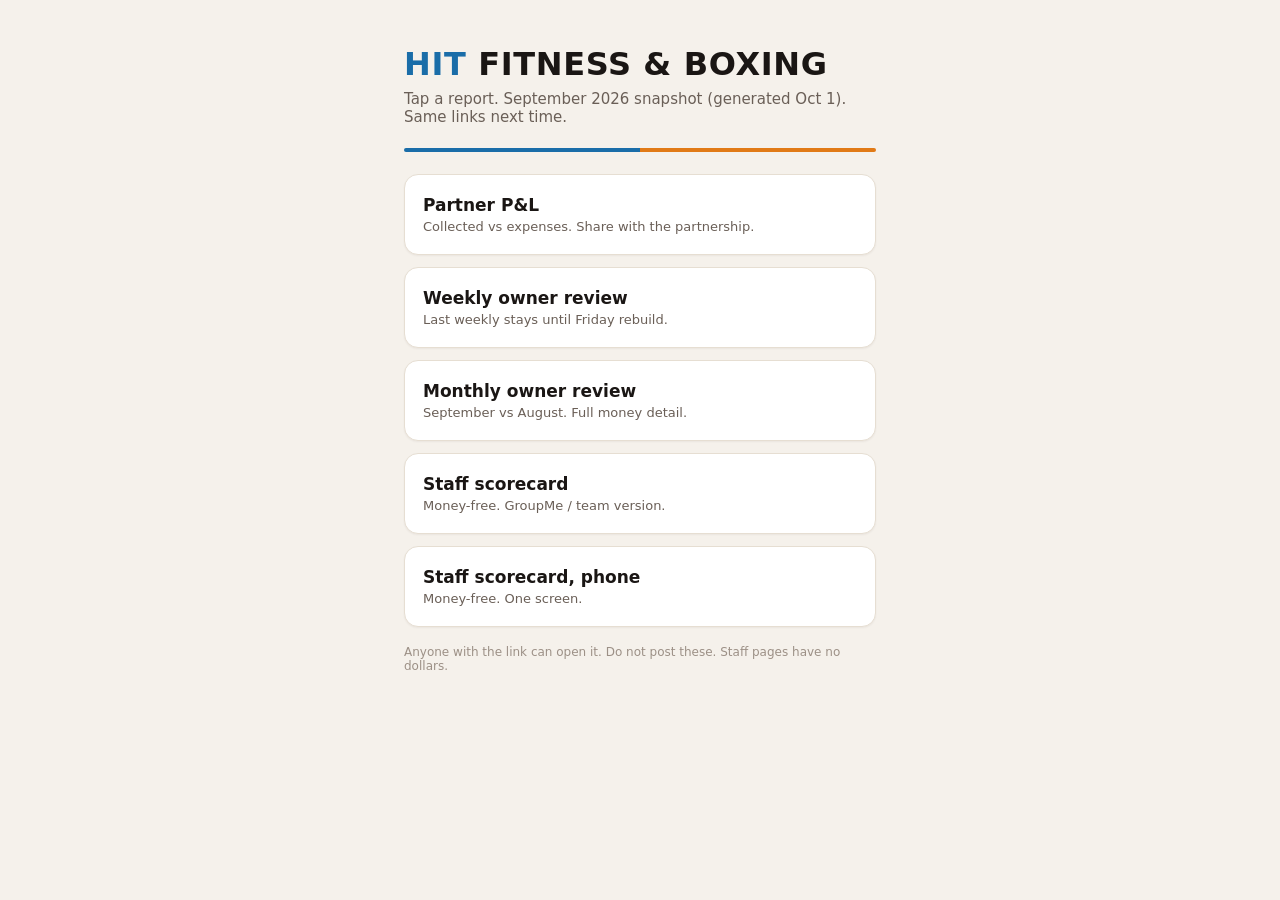
<file: index.html>
<!doctype html>
<html lang="en">
<head>
  <meta charset="utf-8">
  <meta name="viewport" content="width=device-width, initial-scale=1">
  <title>HIT reports</title>
  <style>
    :root { color-scheme: light; }
    * { box-sizing: border-box; }
    html, body { margin: 0; max-width: 100%; overflow-x: hidden; }
    body { background: #F5F1EB; color: #1A1614; font-family: system-ui, -apple-system, sans-serif; }
    .wrap { max-width: 520px; width: 100%; margin: 0 auto; padding: 28px 18px 48px; }
    .hit { color: #1A6DA8; }
    h1 { font-size: clamp(24px, 6.4vw, 32px); letter-spacing: .02em; text-transform: uppercase; margin: 0; line-height: 1; }
    p { color: #6A5F57; font-size: 14px; margin: 10px 0 22px; }
    .bar { display: flex; height: 4px; border-radius: 3px; overflow: hidden; margin: 16px 0 22px; }
    .bar i { flex: 1; } .bar .b { background: #1A6DA8; } .bar .o { background: #E17A16; }
    a { display: block; background: #fff; border: 1px solid #E6DED2; border-radius: 14px; padding: 18px 16px; margin: 0 0 12px; text-decoration: none; color: inherit; box-shadow: 0 1px 2px rgba(40,25,20,.05); }
    a strong { display: block; font-size: 16px; }
    a span { display: block; color: #6A5F57; font-size: 13px; margin-top: 4px; }
    .note { font-size: 12px; color: #9C9086; margin-top: 18px; }
    @media (max-width: 760px) {
      .wrap { padding: 22px 16px 40px; }
    }
    @media (min-width: 761px) {
      .wrap { padding: 48px 24px 72px; }
      h1 { font-size: 32px; }
      p { font-size: 15px; }
      a { padding: 20px 18px; }
      a strong { font-size: 17px; }
    }
  </style>
</head>
<body>
  <div class="wrap">
    <h1><span class="hit">HIT</span> Fitness &amp; Boxing</h1>
    <p>Tap a report. September 2026 snapshot (generated Oct 1). Same links next time.</p>
    <div class="bar"><i class="b"></i><i class="o"></i></div>
    <a href="partner.html"><strong>Partner P&amp;L</strong><span>Collected vs expenses. Share with the partnership.</span></a>
    <a href="weekly.html"><strong>Weekly owner review</strong><span>Last weekly stays until Friday rebuild.</span></a>
    <a href="monthly.html"><strong>Monthly owner review</strong><span>September vs August. Full money detail.</span></a>
    <a href="staff.html"><strong>Staff scorecard</strong><span>Money-free. GroupMe / team version.</span></a>
    <a href="staff-phone.html"><strong>Staff scorecard, phone</strong><span>Money-free. One screen.</span></a>
    <p class="note">Anyone with the link can open it. Do not post these. Staff pages have no dollars.</p>
  </div>
</body>
</html>
</file>
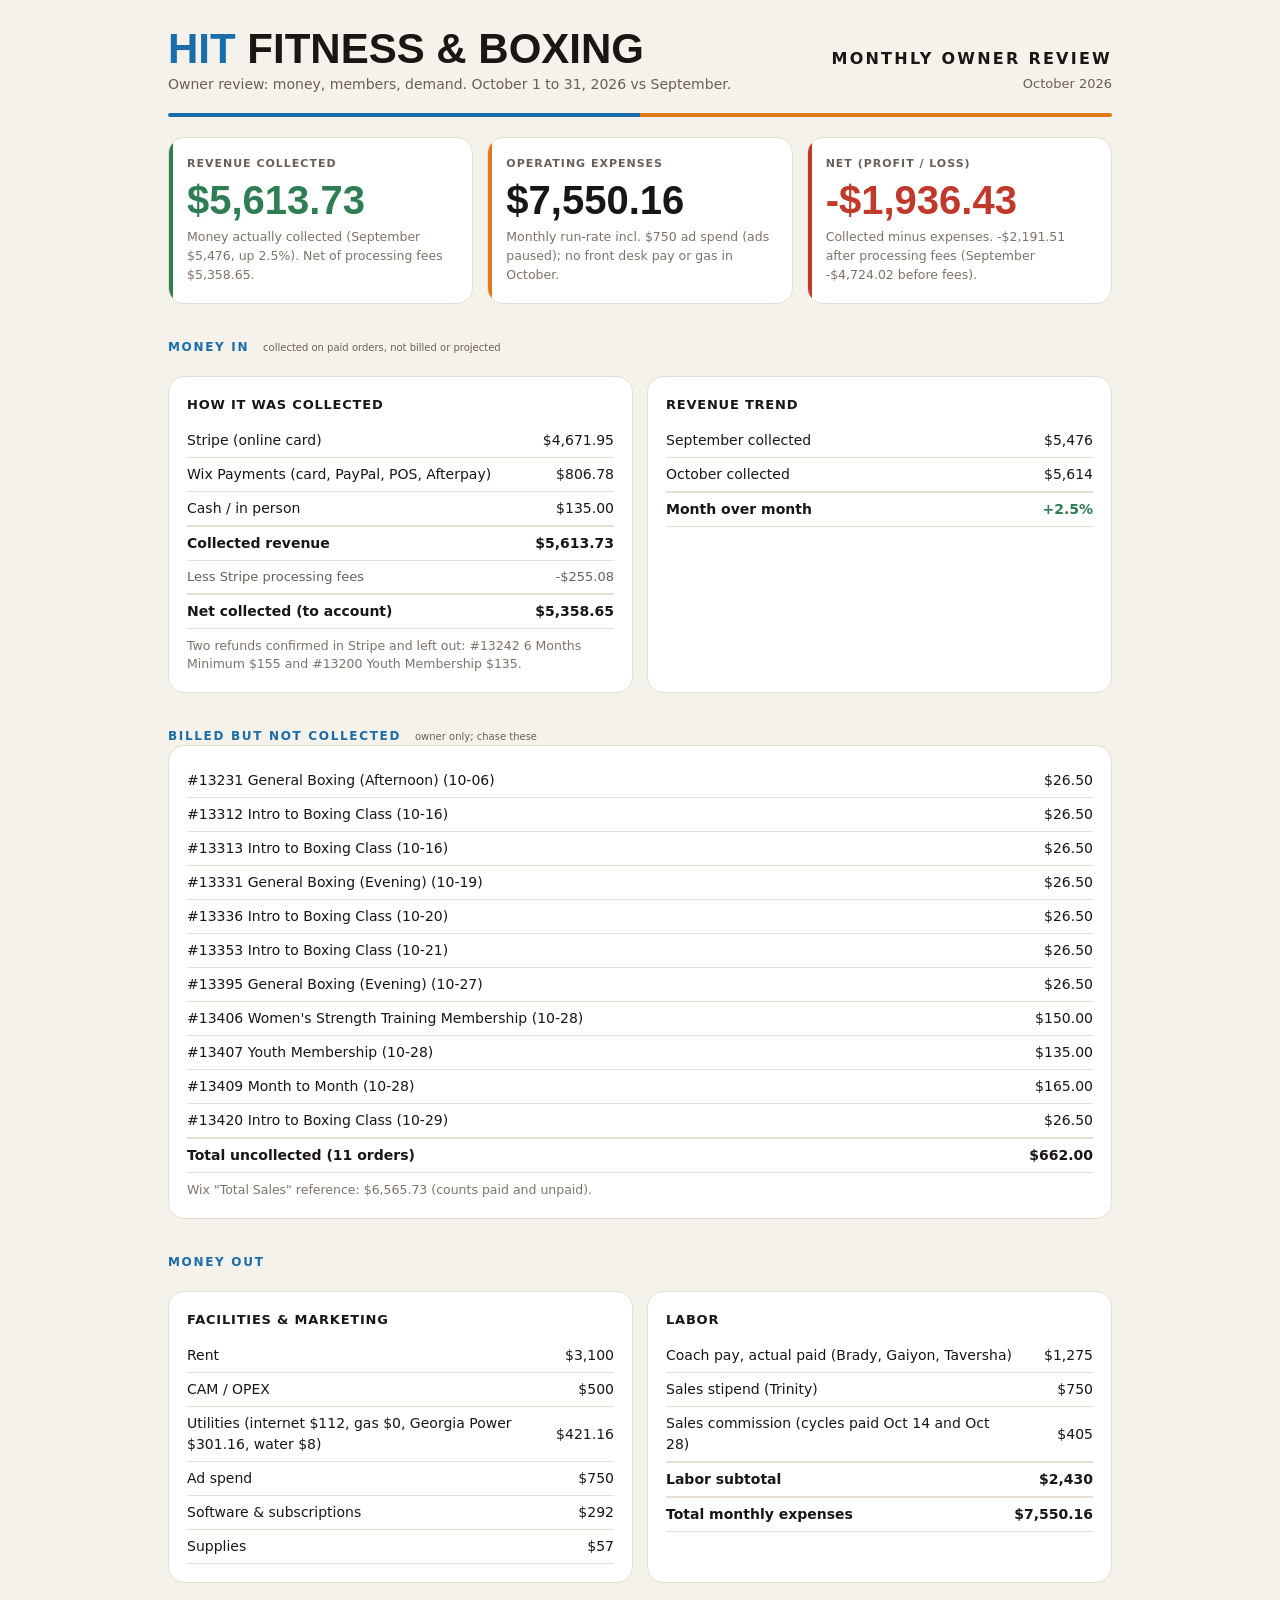
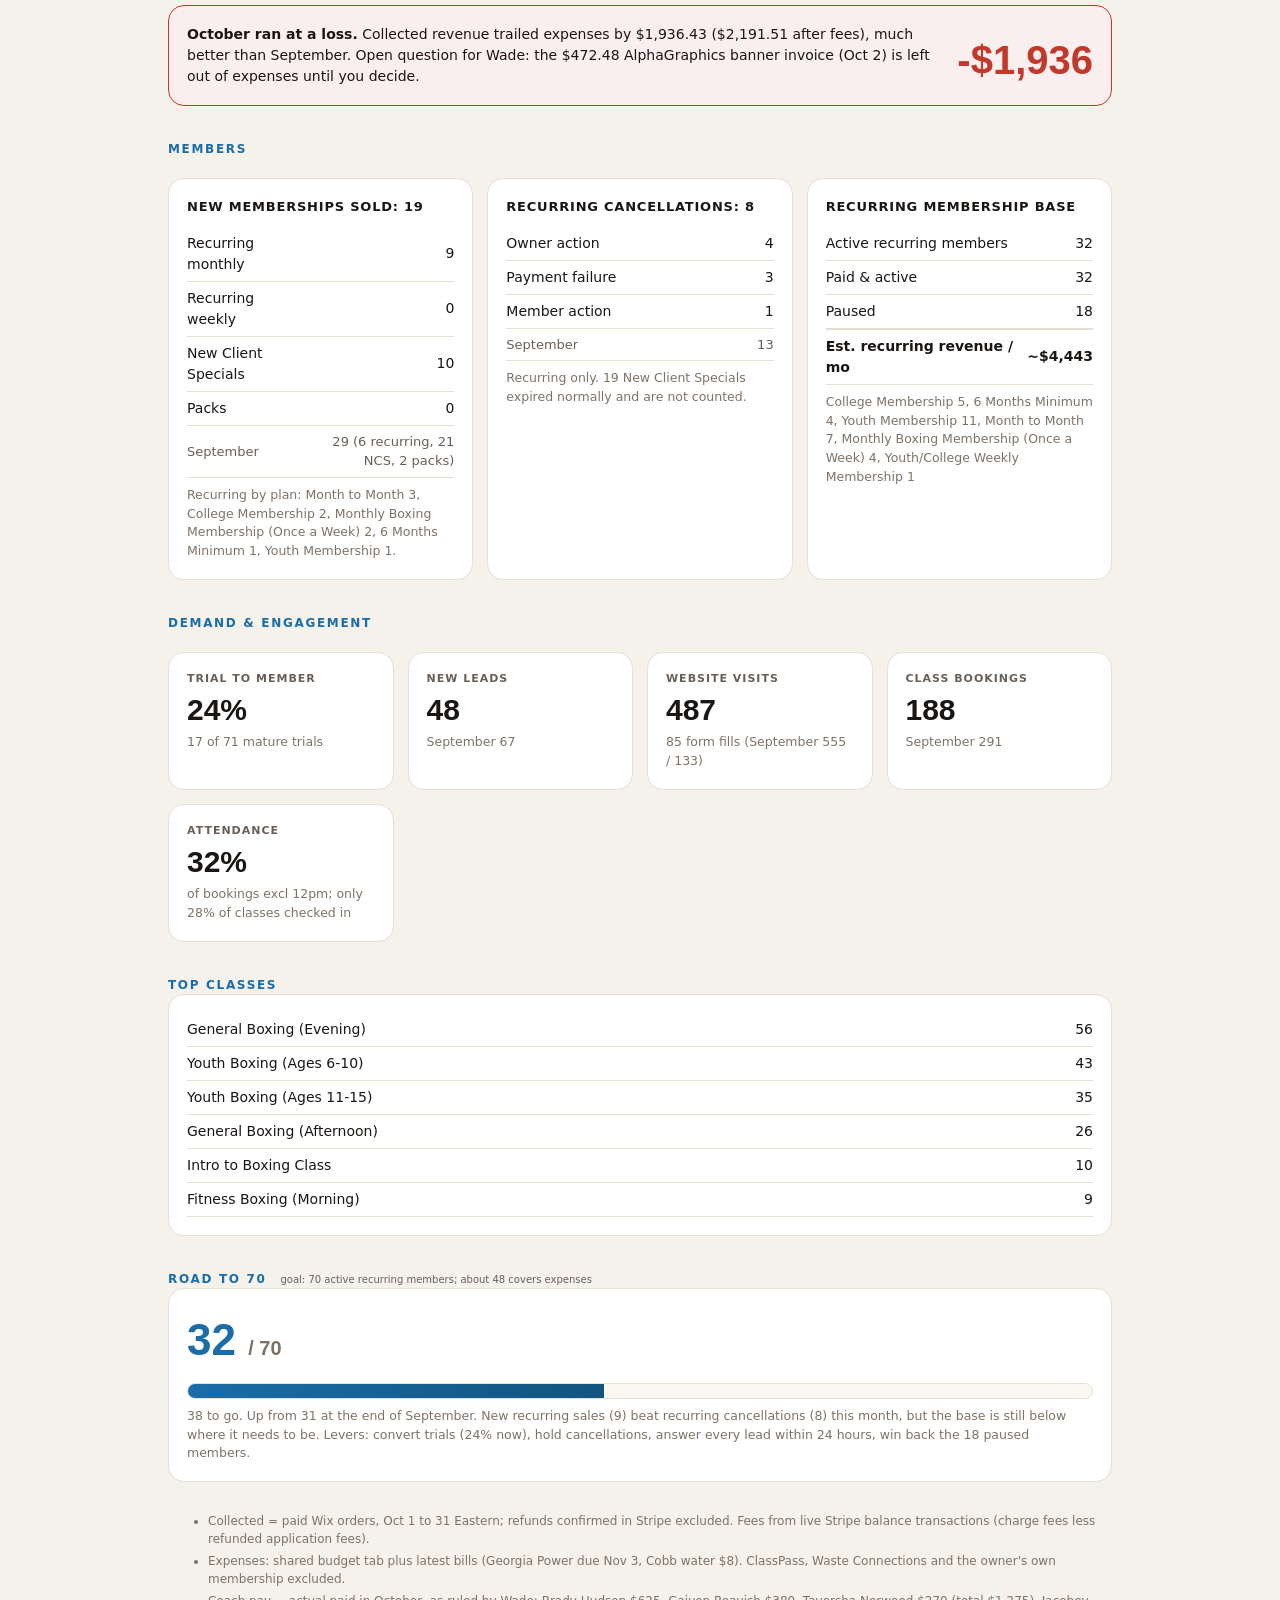
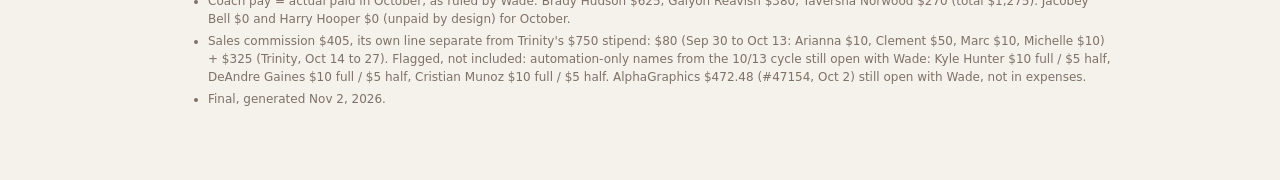
<file: monthly.html>
<!doctype html><html lang="en"><head><title>HIT Fitness - Monthly Review</title><meta charset="utf-8"><meta name="viewport" content="width=device-width,initial-scale=1"><style>
:root{--ground:#F5F1EB;--surface:#FFF;--s2:#FBF7F1;--ink:#1A1614;--soft:#6A5F57;--faint:#7E7267;--hair:#E6DED2;--accent:#1A6DA8;--deep:#12547E;--orange:#E17A16;--pos:#2E7D53;--neg:#C0392B}
@media(prefers-color-scheme:dark){:root{--ground:#141110;--surface:#1E1A17;--s2:#242019;--ink:#F3ECE3;--soft:#B3A79B;--faint:#9C9086;--hair:#312A24;--accent:#4FA3D6;--deep:#7CBFE6;--orange:#F0983F;--pos:#54B384;--neg:#E4685C}}
*{box-sizing:border-box}body{margin:0;background:var(--ground);color:var(--ink);font-family:system-ui,-apple-system,"Segoe UI",Roboto,sans-serif;line-height:1.5}
.page{max-width:980px;margin:0 auto;padding:30px 18px 60px}.narrow{max-width:640px}
.mast{display:flex;justify-content:space-between;align-items:flex-end;flex-wrap:wrap;gap:16px}
.wm{font-family:"Arial Narrow","Helvetica Neue",sans-serif;font-weight:700;text-transform:uppercase;font-size:clamp(28px,5vw,42px);line-height:.9;margin:0}.wm .hit{color:var(--accent)}
.sub{color:var(--soft);font-size:14px;margin:6px 0 0}.tag{text-align:right}.tag b{display:block;letter-spacing:.14em;text-transform:uppercase}.tag span{color:var(--soft);font-size:13px}
.rule{display:flex;height:4px;margin:18px 0 0;border-radius:3px;overflow:hidden}.rule i{flex:1;background:var(--accent)}.rule i+i{background:var(--orange)}
.grid{display:grid;grid-template-columns:repeat(auto-fit,minmax(min(210px,100%),1fr));gap:14px;margin:20px 0 0}
.card{background:var(--surface);border:1px solid var(--hair);border-radius:16px;padding:18px;position:relative;overflow:hidden}
.kpi::before{content:"";position:absolute;left:0;top:0;bottom:0;width:4px;background:var(--accent)}.kpi.g::before{background:var(--pos)}.kpi.o::before{background:var(--orange)}.kpi.r::before{background:var(--neg)}
.lab{font-size:11px;text-transform:uppercase;letter-spacing:.09em;color:var(--soft);font-weight:700}
.amt{font-family:"Arial Narrow","Helvetica Neue",sans-serif;font-weight:700;font-size:clamp(28px,4.5vw,40px);line-height:1;margin-top:8px}
.g .amt,.pos{color:var(--pos)}.r .amt,.neg{color:var(--neg)}.note{font-size:12.5px;color:var(--faint);margin-top:8px}
h2{font-size:12px;letter-spacing:.14em;text-transform:uppercase;color:var(--accent);margin:34px 0 0}h2 small{color:var(--soft);letter-spacing:0;text-transform:none;font-weight:400;margin-left:8px}
h3{margin:0 0 10px;font-size:13px;text-transform:uppercase;letter-spacing:.06em}
table{width:100%;border-collapse:collapse;font-variant-numeric:tabular-nums;font-size:14px}td{padding:6px 0;border-bottom:1px solid var(--hair)}td+td{text-align:right}tr.t td{font-weight:700;border-top:2px solid var(--hair)}tr.m td{color:var(--soft);font-size:13px}
.callout{margin:22px 0 0;padding:18px;border-radius:16px;border:1px solid var(--neg);background:color-mix(in srgb,var(--neg) 8%,var(--surface));display:flex;justify-content:space-between;gap:16px;align-items:center}
.callout .amt{color:var(--neg)}.callout p{margin:0;font-size:14px}
.bar{height:16px;background:var(--s2);border:1px solid var(--hair);border-radius:10px;overflow:hidden;margin:10px 0 6px}.bar i{display:block;height:100%;background:linear-gradient(90deg,var(--accent),var(--deep))}
.big{font-family:"Arial Narrow",sans-serif;font-size:44px;font-weight:700;color:var(--accent)}.big small{font-size:20px;color:var(--faint)}
.tile .amt{font-size:30px}.foot{margin-top:30px;font-size:12px;color:var(--faint)}.foot li{margin:4px 0}
ol.focus{padding-left:20px}ol.focus li{margin:6px 0}
</style></head><body><div class="page">
<div class="mast"><div><h1 class="wm"><span class="hit">HIT</span> Fitness &amp; Boxing</h1><p class="sub">Owner review: money, members, demand. October 1 to 31, 2026 vs September.</p></div><div class="tag"><b>Monthly owner review</b><span>October 2026</span></div></div><div class="rule"><i></i><i></i></div>
<div class="grid"><div class="card kpi g"><div class="lab">Revenue collected</div><div class="amt">$5,613.73</div><div class="note">Money actually collected (September $5,476, up 2.5%). Net of processing fees $5,358.65.</div></div>
<div class="card kpi o"><div class="lab">Operating expenses</div><div class="amt">$7,550.16</div><div class="note">Monthly run-rate incl. $750 ad spend (ads paused); no front desk pay or gas in October.</div></div>
<div class="card kpi r"><div class="lab">Net (profit / loss)</div><div class="amt">-$1,936.43</div><div class="note">Collected minus expenses. -$2,191.51 after processing fees (September -$4,724.02 before fees).</div></div></div><h2>Money in <small>collected on paid orders, not billed or projected</small></h2><div class="grid">
<div class="card"><h3>How it was collected</h3><table><tr><td>Stripe (online card)</td><td>$4,671.95</td></tr><tr><td>Wix Payments (card, PayPal, POS, Afterpay)</td><td>$806.78</td></tr><tr><td>Cash / in person</td><td>$135.00</td></tr>
<tr class="t"><td>Collected revenue</td><td>$5,613.73</td></tr><tr class="m"><td>Less Stripe processing fees</td><td class="neg">-$255.08</td></tr><tr class="t"><td>Net collected (to account)</td><td>$5,358.65</td></tr></table>
<div class="note">Two refunds confirmed in Stripe and left out: #13242 6 Months Minimum $155 and #13200 Youth Membership $135.</div></div>
<div class="card"><h3>Revenue trend</h3><table><tr><td>September collected</td><td>$5,476</td></tr><tr><td>October collected</td><td>$5,614</td></tr><tr class="t"><td>Month over month</td><td class="pos">+2.5%</td></tr></table></div></div><h2>Billed but not collected <small>owner only; chase these</small></h2><div class="card"><table><tr><td>#13231 General Boxing (Afternoon) (10-06)</td><td>$26.50</td></tr><tr><td>#13312 Intro to Boxing Class (10-16)</td><td>$26.50</td></tr><tr><td>#13313 Intro to Boxing Class (10-16)</td><td>$26.50</td></tr><tr><td>#13331 General Boxing (Evening) (10-19)</td><td>$26.50</td></tr><tr><td>#13336 Intro to Boxing Class (10-20)</td><td>$26.50</td></tr><tr><td>#13353 Intro to Boxing Class (10-21)</td><td>$26.50</td></tr><tr><td>#13395 General Boxing (Evening) (10-27)</td><td>$26.50</td></tr><tr><td>#13406 Women&#x27;s Strength Training Membership (10-28)</td><td>$150.00</td></tr><tr><td>#13407 Youth Membership (10-28)</td><td>$135.00</td></tr><tr><td>#13409 Month to Month (10-28)</td><td>$165.00</td></tr><tr><td>#13420 Intro to Boxing Class (10-29)</td><td>$26.50</td></tr><tr class="t"><td>Total uncollected (11 orders)</td><td>$662.00</td></tr></table><div class="note">Wix "Total Sales" reference: $6,565.73 (counts paid and unpaid).</div></div>
<h2>Money out</h2><div class="grid"><div class="card"><h3>Facilities &amp; marketing</h3><table>
<tr><td>Rent</td><td>$3,100</td></tr><tr><td>CAM / OPEX</td><td>$500</td></tr>
<tr><td>Utilities (internet $112, gas $0, Georgia Power $301.16, water $8)</td><td>$421.16</td></tr>
<tr><td>Ad spend</td><td>$750</td></tr><tr><td>Software &amp; subscriptions</td><td>$292</td></tr><tr><td>Supplies</td><td>$57</td></tr></table></div>
<div class="card"><h3>Labor</h3><table><tr><td>Coach pay, actual paid (Brady, Gaiyon, Taversha)</td><td>$1,275</td></tr><tr><td>Sales stipend (Trinity)</td><td>$750</td></tr><tr><td>Sales commission (cycles paid Oct 14 and Oct 28)</td><td>$405</td></tr>
<tr class="t"><td>Labor subtotal</td><td>$2,430</td></tr><tr class="t"><td>Total monthly expenses</td><td>$7,550.16</td></tr></table></div></div>
<div class="callout"><p><b>October ran at a loss.</b> Collected revenue trailed expenses by $1,936.43 ($2,191.51 after fees), much better than September. Open question for Wade: the $472.48 AlphaGraphics banner invoice (Oct 2) is left out of expenses until you decide.</p><div class="amt">-$1,936</div></div>
<h2>Members</h2><div class="grid"><div class="card"><h3>New memberships sold: 19</h3><table><tr><td>Recurring monthly</td><td>9</td></tr><tr><td>Recurring weekly</td><td>0</td></tr><tr><td>New Client Specials</td><td>10</td></tr><tr><td>Packs</td><td>0</td></tr><tr class="m"><td>September</td><td>29 (6 recurring, 21 NCS, 2 packs)</td></tr></table><div class="note">Recurring by plan: Month to Month 3, College Membership 2, Monthly Boxing Membership (Once a Week) 2, 6 Months Minimum 1, Youth Membership 1.</div></div><div class="card"><h3>Recurring cancellations: 8</h3><table><tr><td>Owner action</td><td>4</td></tr><tr><td>Payment failure</td><td>3</td></tr><tr><td>Member action</td><td>1</td></tr><tr class="m"><td>September</td><td>13</td></tr></table><div class="note">Recurring only. 19 New Client Specials expired normally and are not counted.</div></div><div class="card"><h3>Recurring membership base</h3><table><tr><td>Active recurring members</td><td>32</td></tr><tr><td>Paid &amp; active</td><td>32</td></tr><tr><td>Paused</td><td>18</td></tr><tr class="t"><td>Est. recurring revenue / mo</td><td>~$4,443</td></tr></table>
<div class="note">College Membership 5, 6 Months Minimum 4, Youth Membership 11, Month to Month 7, Monthly Boxing Membership (Once a Week) 4, Youth/College Weekly Membership 1</div></div></div><h2>Demand &amp; engagement</h2><div class="grid">
<div class="card tile"><div class="lab">Trial to member</div><div class="amt">24%</div><div class="note">17 of 71 mature trials</div></div>
<div class="card tile"><div class="lab">New leads</div><div class="amt">48</div><div class="note">September 67</div></div>
<div class="card tile"><div class="lab">Website visits</div><div class="amt">487</div><div class="note">85 form fills (September 555 / 133)</div></div>
<div class="card tile"><div class="lab">Class bookings</div><div class="amt">188</div><div class="note">September 291</div></div>
<div class="card tile"><div class="lab">Attendance</div><div class="amt">32%</div><div class="note">of bookings excl 12pm; only 28% of classes checked in</div></div></div>
<h2>Top classes</h2><div class="card"><table><tr><td>General Boxing (Evening)</td><td>56</td></tr><tr><td>Youth Boxing (Ages 6-10)</td><td>43</td></tr><tr><td>Youth Boxing (Ages 11-15)</td><td>35</td></tr><tr><td>General Boxing (Afternoon)</td><td>26</td></tr><tr><td>Intro to Boxing Class</td><td>10</td></tr><tr><td>Fitness Boxing (Morning)</td><td>9</td></tr></table></div><h2>Road to 70 <small>goal: 70 active recurring members; about 48 covers expenses</small></h2>
<div class="card"><div class="big">32 <small>/ 70</small></div><div class="bar"><i style="width:46%"></i></div>
<div class="note">38 to go. Up from 31 at the end of September. New recurring sales (9) beat recurring cancellations (8) this month, but the base is still below where it needs to be. Levers: convert trials (24% now), hold cancellations, answer every lead within 24 hours, win back the 18 paused members.</div></div>
<ul class="foot"><li>Collected = paid Wix orders, Oct 1 to 31 Eastern; refunds confirmed in Stripe excluded. Fees from live Stripe balance transactions (charge fees less refunded application fees).</li><li>Expenses: shared budget tab plus latest bills (Georgia Power due Nov 3, Cobb water $8). ClassPass, Waste Connections and the owner's own membership excluded.</li><li>Coach pay = actual paid in October, as ruled by Wade: Brady Hudson $625, Gaiyon Reavish $380, Taversha Norwood $270 (total $1,275). Jacobey Bell $0 and Harry Hooper $0 (unpaid by design) for October.</li><li>Sales commission $405, its own line separate from Trinity's $750 stipend: $80 (Sep 30 to Oct 13: Arianna $10, Clement $50, Marc $10, Michelle $10) + $325 (Trinity, Oct 14 to 27). Flagged, not included: automation-only names from the 10/13 cycle still open with Wade: Kyle Hunter $10 full / $5 half, DeAndre Gaines $10 full / $5 half, Cristian Munoz $10 full / $5 half. AlphaGraphics $472.48 (#47154, Oct 2) still open with Wade, not in expenses.</li><li>Final, generated Nov 2, 2026.</li></ul></div></body></html>
</file>
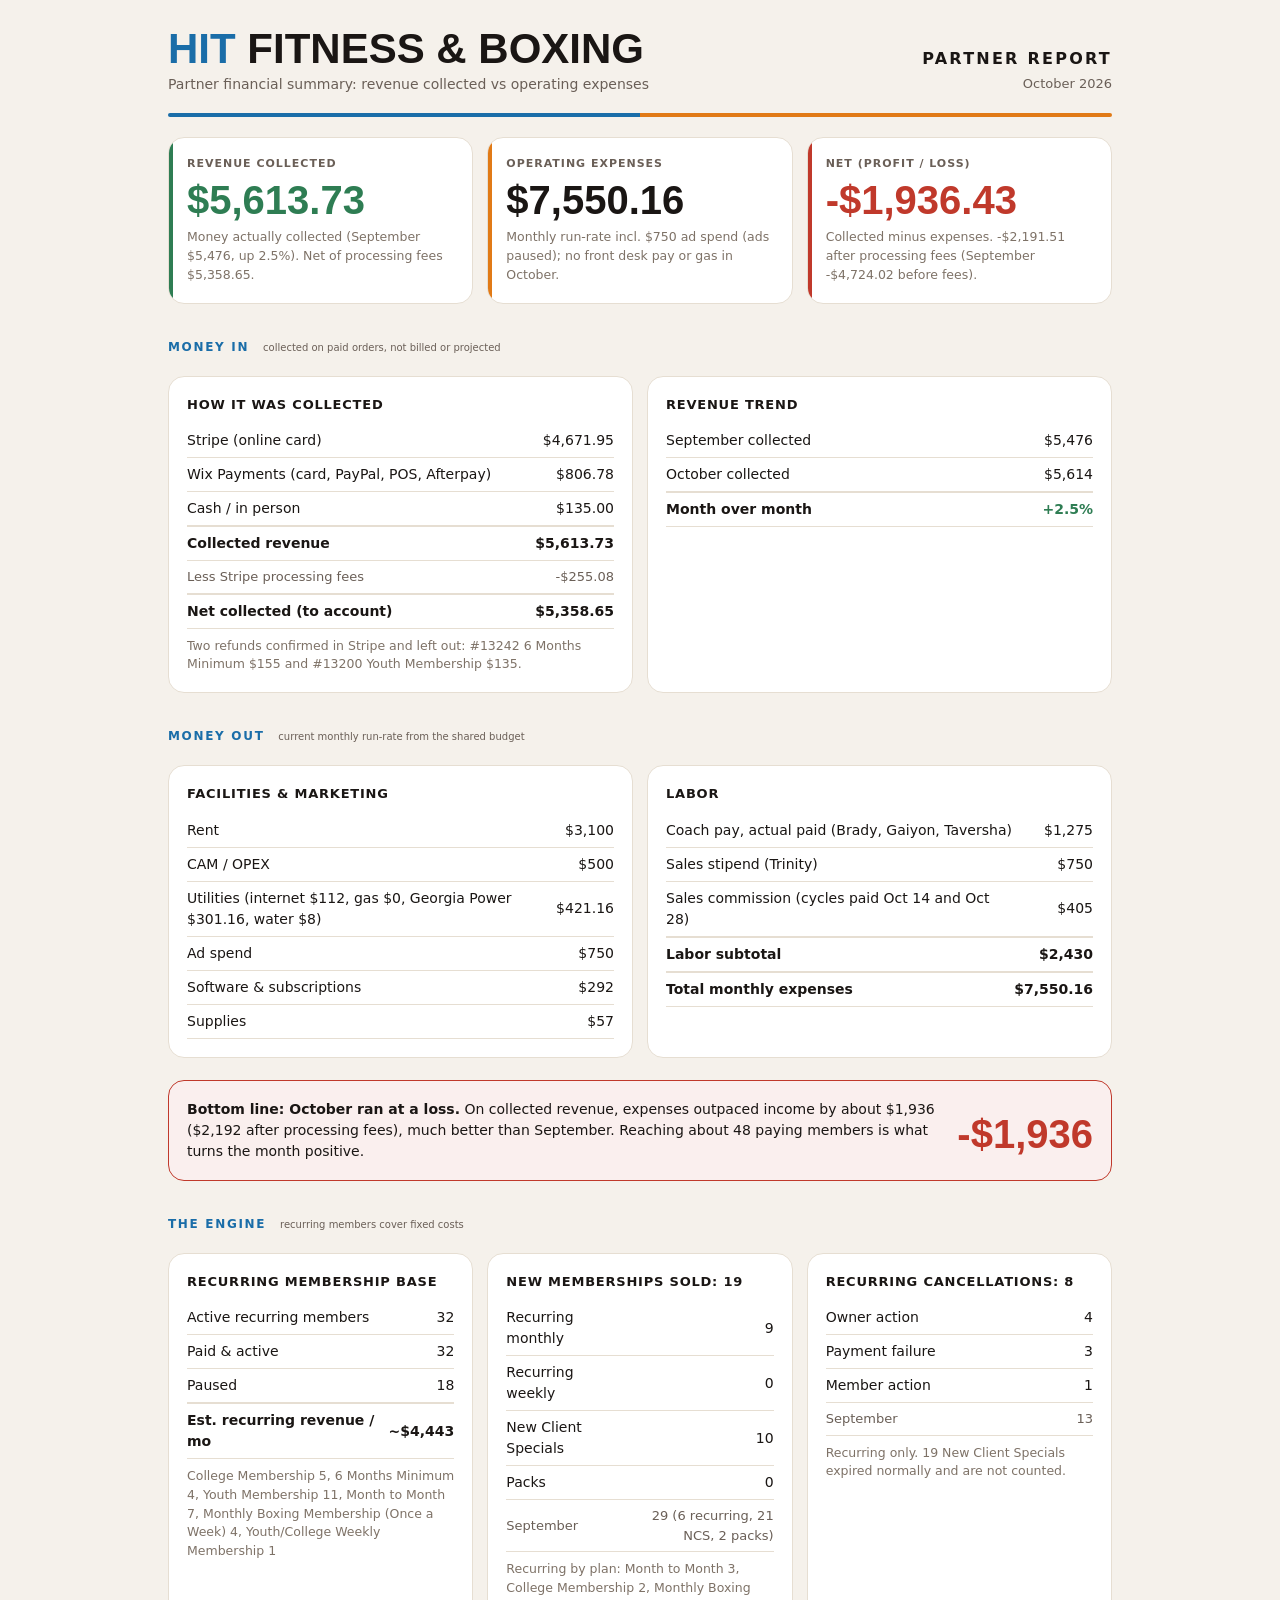
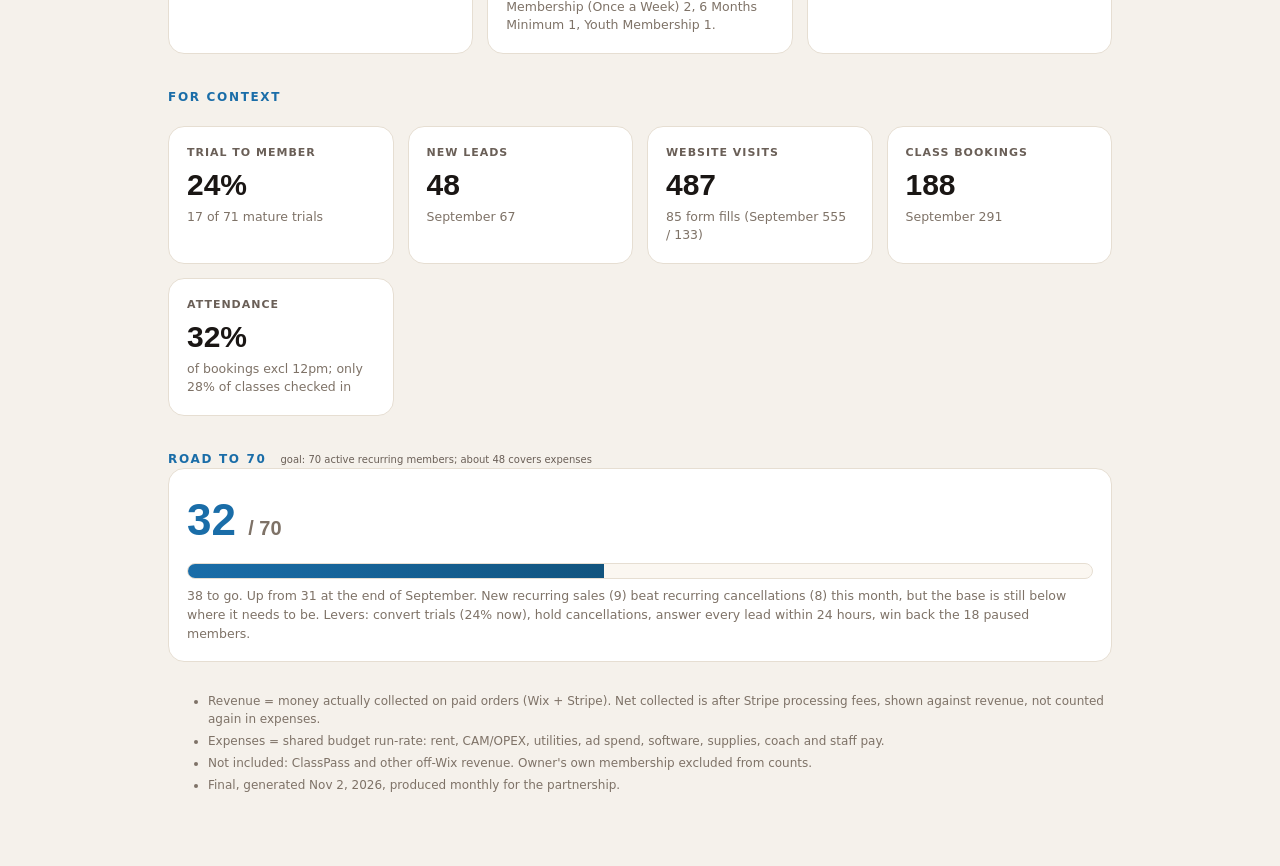
<file: partner.html>
<!doctype html><html lang="en"><head><title>HIT Fitness - Partner Financial Summary</title><meta charset="utf-8"><meta name="viewport" content="width=device-width,initial-scale=1"><style>
:root{--ground:#F5F1EB;--surface:#FFF;--s2:#FBF7F1;--ink:#1A1614;--soft:#6A5F57;--faint:#7E7267;--hair:#E6DED2;--accent:#1A6DA8;--deep:#12547E;--orange:#E17A16;--pos:#2E7D53;--neg:#C0392B}
@media(prefers-color-scheme:dark){:root{--ground:#141110;--surface:#1E1A17;--s2:#242019;--ink:#F3ECE3;--soft:#B3A79B;--faint:#9C9086;--hair:#312A24;--accent:#4FA3D6;--deep:#7CBFE6;--orange:#F0983F;--pos:#54B384;--neg:#E4685C}}
*{box-sizing:border-box}body{margin:0;background:var(--ground);color:var(--ink);font-family:system-ui,-apple-system,"Segoe UI",Roboto,sans-serif;line-height:1.5}
.page{max-width:980px;margin:0 auto;padding:30px 18px 60px}.narrow{max-width:640px}
.mast{display:flex;justify-content:space-between;align-items:flex-end;flex-wrap:wrap;gap:16px}
.wm{font-family:"Arial Narrow","Helvetica Neue",sans-serif;font-weight:700;text-transform:uppercase;font-size:clamp(28px,5vw,42px);line-height:.9;margin:0}.wm .hit{color:var(--accent)}
.sub{color:var(--soft);font-size:14px;margin:6px 0 0}.tag{text-align:right}.tag b{display:block;letter-spacing:.14em;text-transform:uppercase}.tag span{color:var(--soft);font-size:13px}
.rule{display:flex;height:4px;margin:18px 0 0;border-radius:3px;overflow:hidden}.rule i{flex:1;background:var(--accent)}.rule i+i{background:var(--orange)}
.grid{display:grid;grid-template-columns:repeat(auto-fit,minmax(min(210px,100%),1fr));gap:14px;margin:20px 0 0}
.card{background:var(--surface);border:1px solid var(--hair);border-radius:16px;padding:18px;position:relative;overflow:hidden}
.kpi::before{content:"";position:absolute;left:0;top:0;bottom:0;width:4px;background:var(--accent)}.kpi.g::before{background:var(--pos)}.kpi.o::before{background:var(--orange)}.kpi.r::before{background:var(--neg)}
.lab{font-size:11px;text-transform:uppercase;letter-spacing:.09em;color:var(--soft);font-weight:700}
.amt{font-family:"Arial Narrow","Helvetica Neue",sans-serif;font-weight:700;font-size:clamp(28px,4.5vw,40px);line-height:1;margin-top:8px}
.g .amt,.pos{color:var(--pos)}.r .amt,.neg{color:var(--neg)}.note{font-size:12.5px;color:var(--faint);margin-top:8px}
h2{font-size:12px;letter-spacing:.14em;text-transform:uppercase;color:var(--accent);margin:34px 0 0}h2 small{color:var(--soft);letter-spacing:0;text-transform:none;font-weight:400;margin-left:8px}
h3{margin:0 0 10px;font-size:13px;text-transform:uppercase;letter-spacing:.06em}
table{width:100%;border-collapse:collapse;font-variant-numeric:tabular-nums;font-size:14px}td{padding:6px 0;border-bottom:1px solid var(--hair)}td+td{text-align:right}tr.t td{font-weight:700;border-top:2px solid var(--hair)}tr.m td{color:var(--soft);font-size:13px}
.callout{margin:22px 0 0;padding:18px;border-radius:16px;border:1px solid var(--neg);background:color-mix(in srgb,var(--neg) 8%,var(--surface));display:flex;justify-content:space-between;gap:16px;align-items:center}
.callout .amt{color:var(--neg)}.callout p{margin:0;font-size:14px}
.bar{height:16px;background:var(--s2);border:1px solid var(--hair);border-radius:10px;overflow:hidden;margin:10px 0 6px}.bar i{display:block;height:100%;background:linear-gradient(90deg,var(--accent),var(--deep))}
.big{font-family:"Arial Narrow",sans-serif;font-size:44px;font-weight:700;color:var(--accent)}.big small{font-size:20px;color:var(--faint)}
.tile .amt{font-size:30px}.foot{margin-top:30px;font-size:12px;color:var(--faint)}.foot li{margin:4px 0}
ol.focus{padding-left:20px}ol.focus li{margin:6px 0}
</style></head><body><div class="page">
<div class="mast"><div><h1 class="wm"><span class="hit">HIT</span> Fitness &amp; Boxing</h1><p class="sub">Partner financial summary: revenue collected vs operating expenses</p></div><div class="tag"><b>Partner report</b><span>October 2026</span></div></div><div class="rule"><i></i><i></i></div>
<div class="grid"><div class="card kpi g"><div class="lab">Revenue collected</div><div class="amt">$5,613.73</div><div class="note">Money actually collected (September $5,476, up 2.5%). Net of processing fees $5,358.65.</div></div>
<div class="card kpi o"><div class="lab">Operating expenses</div><div class="amt">$7,550.16</div><div class="note">Monthly run-rate incl. $750 ad spend (ads paused); no front desk pay or gas in October.</div></div>
<div class="card kpi r"><div class="lab">Net (profit / loss)</div><div class="amt">-$1,936.43</div><div class="note">Collected minus expenses. -$2,191.51 after processing fees (September -$4,724.02 before fees).</div></div></div><h2>Money in <small>collected on paid orders, not billed or projected</small></h2><div class="grid">
<div class="card"><h3>How it was collected</h3><table><tr><td>Stripe (online card)</td><td>$4,671.95</td></tr><tr><td>Wix Payments (card, PayPal, POS, Afterpay)</td><td>$806.78</td></tr><tr><td>Cash / in person</td><td>$135.00</td></tr>
<tr class="t"><td>Collected revenue</td><td>$5,613.73</td></tr><tr class="m"><td>Less Stripe processing fees</td><td class="neg">-$255.08</td></tr><tr class="t"><td>Net collected (to account)</td><td>$5,358.65</td></tr></table>
<div class="note">Two refunds confirmed in Stripe and left out: #13242 6 Months Minimum $155 and #13200 Youth Membership $135.</div></div>
<div class="card"><h3>Revenue trend</h3><table><tr><td>September collected</td><td>$5,476</td></tr><tr><td>October collected</td><td>$5,614</td></tr><tr class="t"><td>Month over month</td><td class="pos">+2.5%</td></tr></table></div></div><h2>Money out <small>current monthly run-rate from the shared budget</small></h2><div class="grid"><div class="card"><h3>Facilities &amp; marketing</h3><table>
<tr><td>Rent</td><td>$3,100</td></tr><tr><td>CAM / OPEX</td><td>$500</td></tr>
<tr><td>Utilities (internet $112, gas $0, Georgia Power $301.16, water $8)</td><td>$421.16</td></tr>
<tr><td>Ad spend</td><td>$750</td></tr><tr><td>Software &amp; subscriptions</td><td>$292</td></tr><tr><td>Supplies</td><td>$57</td></tr></table></div>
<div class="card"><h3>Labor</h3><table><tr><td>Coach pay, actual paid (Brady, Gaiyon, Taversha)</td><td>$1,275</td></tr><tr><td>Sales stipend (Trinity)</td><td>$750</td></tr><tr><td>Sales commission (cycles paid Oct 14 and Oct 28)</td><td>$405</td></tr>
<tr class="t"><td>Labor subtotal</td><td>$2,430</td></tr><tr class="t"><td>Total monthly expenses</td><td>$7,550.16</td></tr></table></div></div><div class="callout"><p><b>Bottom line: October ran at a loss.</b> On collected revenue, expenses outpaced income by about $1,936 ($2,192 after processing fees), much better than September. Reaching about 48 paying members is what turns the month positive.</p><div class="amt">-$1,936</div></div>
<h2>The engine <small>recurring members cover fixed costs</small></h2><div class="grid"><div class="card"><h3>Recurring membership base</h3><table><tr><td>Active recurring members</td><td>32</td></tr><tr><td>Paid &amp; active</td><td>32</td></tr><tr><td>Paused</td><td>18</td></tr><tr class="t"><td>Est. recurring revenue / mo</td><td>~$4,443</td></tr></table>
<div class="note">College Membership 5, 6 Months Minimum 4, Youth Membership 11, Month to Month 7, Monthly Boxing Membership (Once a Week) 4, Youth/College Weekly Membership 1</div></div><div class="card"><h3>New memberships sold: 19</h3><table><tr><td>Recurring monthly</td><td>9</td></tr><tr><td>Recurring weekly</td><td>0</td></tr><tr><td>New Client Specials</td><td>10</td></tr><tr><td>Packs</td><td>0</td></tr><tr class="m"><td>September</td><td>29 (6 recurring, 21 NCS, 2 packs)</td></tr></table><div class="note">Recurring by plan: Month to Month 3, College Membership 2, Monthly Boxing Membership (Once a Week) 2, 6 Months Minimum 1, Youth Membership 1.</div></div><div class="card"><h3>Recurring cancellations: 8</h3><table><tr><td>Owner action</td><td>4</td></tr><tr><td>Payment failure</td><td>3</td></tr><tr><td>Member action</td><td>1</td></tr><tr class="m"><td>September</td><td>13</td></tr></table><div class="note">Recurring only. 19 New Client Specials expired normally and are not counted.</div></div></div><h2>For context</h2><div class="grid">
<div class="card tile"><div class="lab">Trial to member</div><div class="amt">24%</div><div class="note">17 of 71 mature trials</div></div>
<div class="card tile"><div class="lab">New leads</div><div class="amt">48</div><div class="note">September 67</div></div>
<div class="card tile"><div class="lab">Website visits</div><div class="amt">487</div><div class="note">85 form fills (September 555 / 133)</div></div>
<div class="card tile"><div class="lab">Class bookings</div><div class="amt">188</div><div class="note">September 291</div></div>
<div class="card tile"><div class="lab">Attendance</div><div class="amt">32%</div><div class="note">of bookings excl 12pm; only 28% of classes checked in</div></div></div><h2>Road to 70 <small>goal: 70 active recurring members; about 48 covers expenses</small></h2>
<div class="card"><div class="big">32 <small>/ 70</small></div><div class="bar"><i style="width:46%"></i></div>
<div class="note">38 to go. Up from 31 at the end of September. New recurring sales (9) beat recurring cancellations (8) this month, but the base is still below where it needs to be. Levers: convert trials (24% now), hold cancellations, answer every lead within 24 hours, win back the 18 paused members.</div></div>
<ul class="foot"><li>Revenue = money actually collected on paid orders (Wix + Stripe). Net collected is after Stripe processing fees, shown against revenue, not counted again in expenses.</li><li>Expenses = shared budget run-rate: rent, CAM/OPEX, utilities, ad spend, software, supplies, coach and staff pay.</li><li>Not included: ClassPass and other off-Wix revenue. Owner's own membership excluded from counts.</li><li>Final, generated Nov 2, 2026, produced monthly for the partnership.</li></ul></div></body></html>
</file>
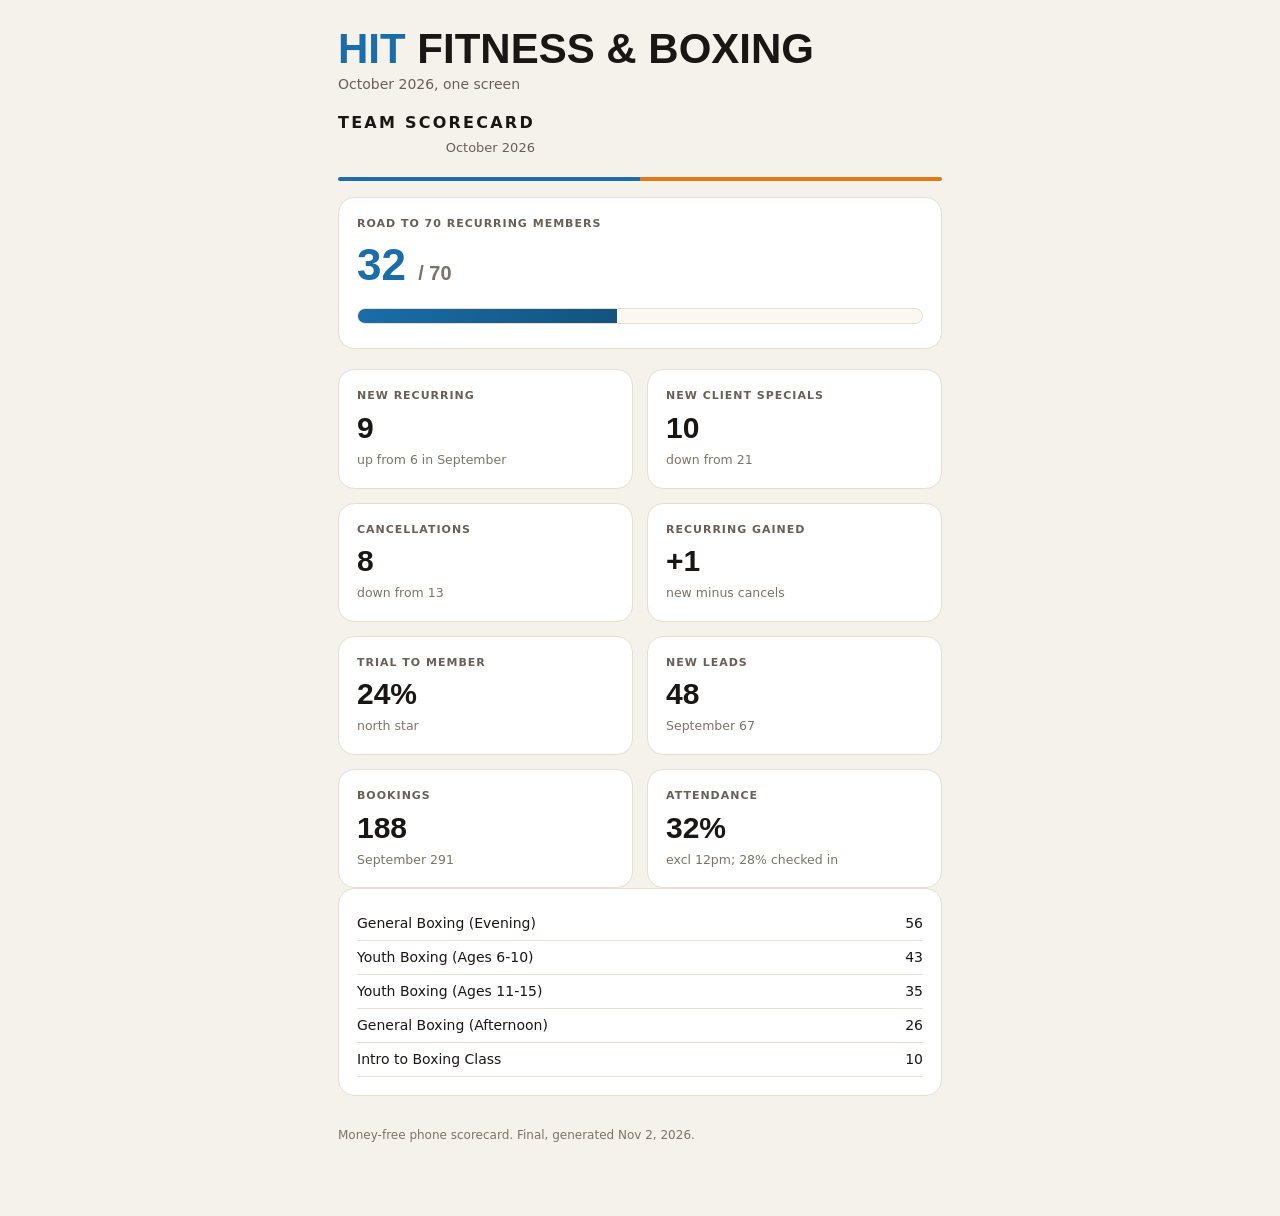
<file: staff-phone.html>
<!doctype html><html lang="en"><head><title>HIT Fitness - Team Scorecard (phone)</title><meta charset="utf-8"><meta name="viewport" content="width=device-width,initial-scale=1"><style>
:root{--ground:#F5F1EB;--surface:#FFF;--s2:#FBF7F1;--ink:#1A1614;--soft:#6A5F57;--faint:#7E7267;--hair:#E6DED2;--accent:#1A6DA8;--deep:#12547E;--orange:#E17A16;--pos:#2E7D53;--neg:#C0392B}
@media(prefers-color-scheme:dark){:root{--ground:#141110;--surface:#1E1A17;--s2:#242019;--ink:#F3ECE3;--soft:#B3A79B;--faint:#9C9086;--hair:#312A24;--accent:#4FA3D6;--deep:#7CBFE6;--orange:#F0983F;--pos:#54B384;--neg:#E4685C}}
*{box-sizing:border-box}body{margin:0;background:var(--ground);color:var(--ink);font-family:system-ui,-apple-system,"Segoe UI",Roboto,sans-serif;line-height:1.5}
.page{max-width:980px;margin:0 auto;padding:30px 18px 60px}.narrow{max-width:640px}
.mast{display:flex;justify-content:space-between;align-items:flex-end;flex-wrap:wrap;gap:16px}
.wm{font-family:"Arial Narrow","Helvetica Neue",sans-serif;font-weight:700;text-transform:uppercase;font-size:clamp(28px,5vw,42px);line-height:.9;margin:0}.wm .hit{color:var(--accent)}
.sub{color:var(--soft);font-size:14px;margin:6px 0 0}.tag{text-align:right}.tag b{display:block;letter-spacing:.14em;text-transform:uppercase}.tag span{color:var(--soft);font-size:13px}
.rule{display:flex;height:4px;margin:18px 0 0;border-radius:3px;overflow:hidden}.rule i{flex:1;background:var(--accent)}.rule i+i{background:var(--orange)}
.grid{display:grid;grid-template-columns:repeat(auto-fit,minmax(min(210px,100%),1fr));gap:14px;margin:20px 0 0}
.card{background:var(--surface);border:1px solid var(--hair);border-radius:16px;padding:18px;position:relative;overflow:hidden}
.kpi::before{content:"";position:absolute;left:0;top:0;bottom:0;width:4px;background:var(--accent)}.kpi.g::before{background:var(--pos)}.kpi.o::before{background:var(--orange)}.kpi.r::before{background:var(--neg)}
.lab{font-size:11px;text-transform:uppercase;letter-spacing:.09em;color:var(--soft);font-weight:700}
.amt{font-family:"Arial Narrow","Helvetica Neue",sans-serif;font-weight:700;font-size:clamp(28px,4.5vw,40px);line-height:1;margin-top:8px}
.g .amt,.pos{color:var(--pos)}.r .amt,.neg{color:var(--neg)}.note{font-size:12.5px;color:var(--faint);margin-top:8px}
h2{font-size:12px;letter-spacing:.14em;text-transform:uppercase;color:var(--accent);margin:34px 0 0}h2 small{color:var(--soft);letter-spacing:0;text-transform:none;font-weight:400;margin-left:8px}
h3{margin:0 0 10px;font-size:13px;text-transform:uppercase;letter-spacing:.06em}
table{width:100%;border-collapse:collapse;font-variant-numeric:tabular-nums;font-size:14px}td{padding:6px 0;border-bottom:1px solid var(--hair)}td+td{text-align:right}tr.t td{font-weight:700;border-top:2px solid var(--hair)}tr.m td{color:var(--soft);font-size:13px}
.callout{margin:22px 0 0;padding:18px;border-radius:16px;border:1px solid var(--neg);background:color-mix(in srgb,var(--neg) 8%,var(--surface));display:flex;justify-content:space-between;gap:16px;align-items:center}
.callout .amt{color:var(--neg)}.callout p{margin:0;font-size:14px}
.bar{height:16px;background:var(--s2);border:1px solid var(--hair);border-radius:10px;overflow:hidden;margin:10px 0 6px}.bar i{display:block;height:100%;background:linear-gradient(90deg,var(--accent),var(--deep))}
.big{font-family:"Arial Narrow",sans-serif;font-size:44px;font-weight:700;color:var(--accent)}.big small{font-size:20px;color:var(--faint)}
.tile .amt{font-size:30px}.foot{margin-top:30px;font-size:12px;color:var(--faint)}.foot li{margin:4px 0}
ol.focus{padding-left:20px}ol.focus li{margin:6px 0}
</style></head><body><div class="page narrow">
<div class="mast"><div><h1 class="wm"><span class="hit">HIT</span> Fitness &amp; Boxing</h1><p class="sub">October 2026, one screen</p></div><div class="tag"><b>Team scorecard</b><span>October 2026</span></div></div><div class="rule"><i></i><i></i></div>
<div class="card" style="margin-top:16px"><div class="lab">Road to 70 recurring members</div><div class="big">32 <small>/ 70</small></div><div class="bar"><i style="width:46%"></i></div></div><div class="grid"><div class="card tile"><div class="lab">New recurring</div><div class="amt">9</div><div class="note">up from 6 in September</div></div>
<div class="card tile"><div class="lab">New Client Specials</div><div class="amt">10</div><div class="note">down from 21</div></div>
<div class="card tile"><div class="lab">Cancellations</div><div class="amt">8</div><div class="note">down from 13</div></div>
<div class="card tile"><div class="lab">Recurring gained</div><div class="amt">+1</div><div class="note">new minus cancels</div></div>
<div class="card tile"><div class="lab">Trial to member</div><div class="amt">24%</div><div class="note">north star</div></div>
<div class="card tile"><div class="lab">New leads</div><div class="amt">48</div><div class="note">September 67</div></div>
<div class="card tile"><div class="lab">Bookings</div><div class="amt">188</div><div class="note">September 291</div></div>
<div class="card tile"><div class="lab">Attendance</div><div class="amt">32%</div><div class="note">excl 12pm; 28% checked in</div></div></div>
<h2 style="display:none">x classes</h2><div class="card"><table><tr><td>General Boxing (Evening)</td><td>56</td></tr><tr><td>Youth Boxing (Ages 6-10)</td><td>43</td></tr><tr><td>Youth Boxing (Ages 11-15)</td><td>35</td></tr><tr><td>General Boxing (Afternoon)</td><td>26</td></tr><tr><td>Intro to Boxing Class</td><td>10</td></tr></table></div>
<p class="foot">Money-free phone scorecard. Final, generated Nov 2, 2026.</p></div></body></html>
</file>
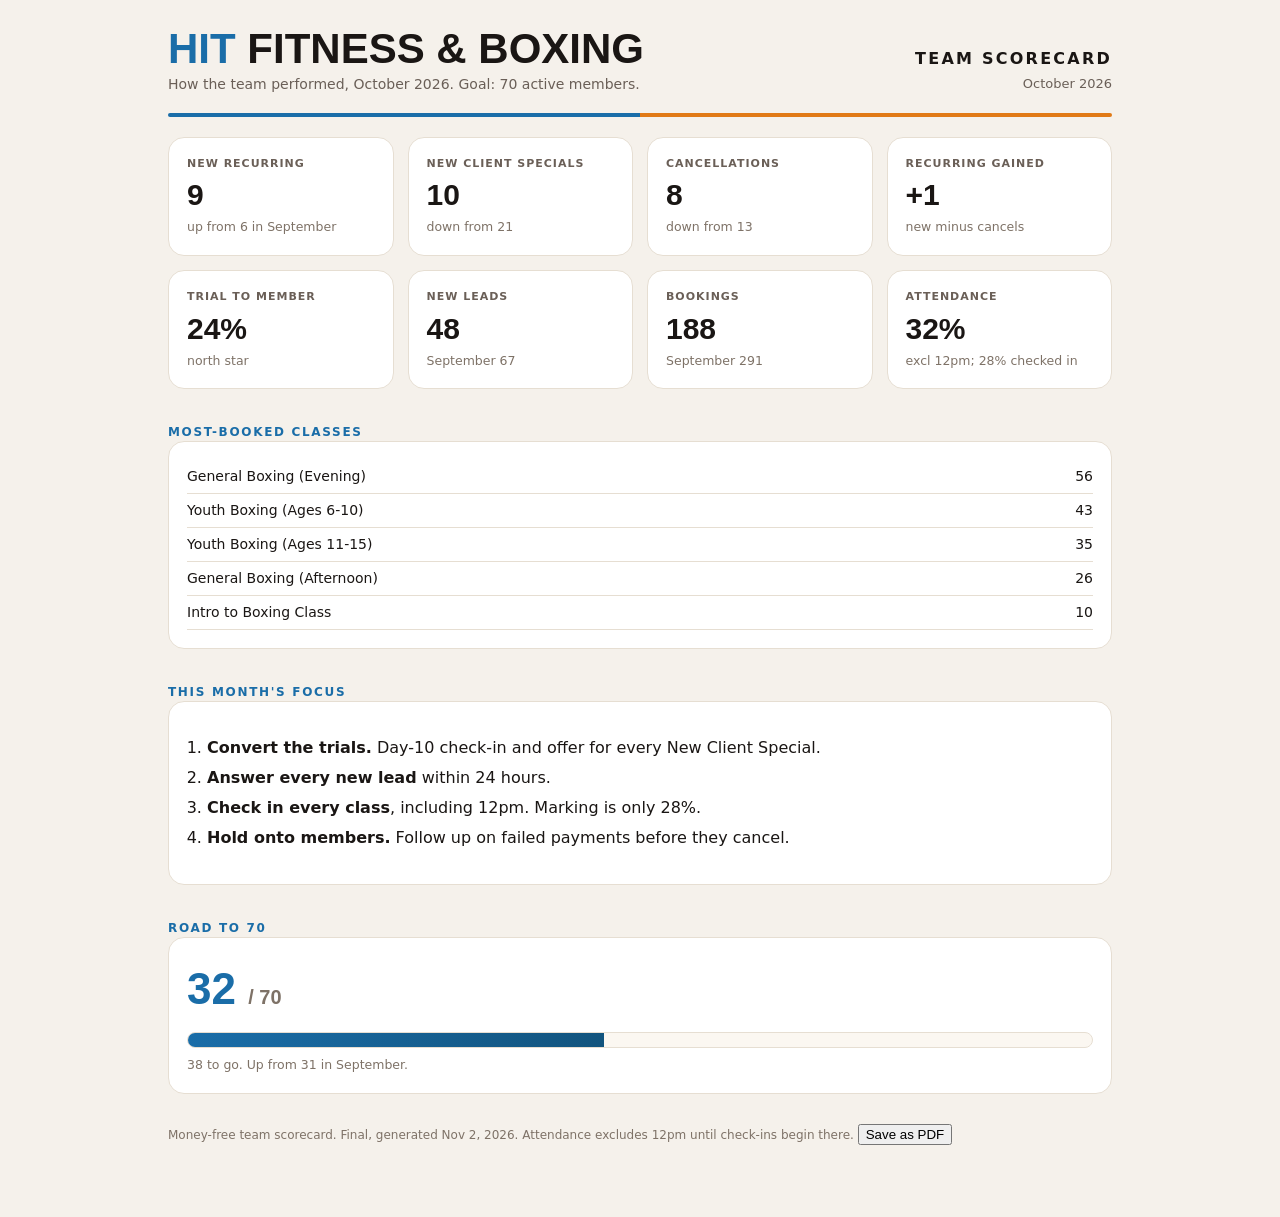
<file: staff.html>
<!doctype html><html lang="en"><head><title>HIT Fitness - Team Scorecard</title><meta charset="utf-8"><meta name="viewport" content="width=device-width,initial-scale=1"><style>
:root{--ground:#F5F1EB;--surface:#FFF;--s2:#FBF7F1;--ink:#1A1614;--soft:#6A5F57;--faint:#7E7267;--hair:#E6DED2;--accent:#1A6DA8;--deep:#12547E;--orange:#E17A16;--pos:#2E7D53;--neg:#C0392B}
@media(prefers-color-scheme:dark){:root{--ground:#141110;--surface:#1E1A17;--s2:#242019;--ink:#F3ECE3;--soft:#B3A79B;--faint:#9C9086;--hair:#312A24;--accent:#4FA3D6;--deep:#7CBFE6;--orange:#F0983F;--pos:#54B384;--neg:#E4685C}}
*{box-sizing:border-box}body{margin:0;background:var(--ground);color:var(--ink);font-family:system-ui,-apple-system,"Segoe UI",Roboto,sans-serif;line-height:1.5}
.page{max-width:980px;margin:0 auto;padding:30px 18px 60px}.narrow{max-width:640px}
.mast{display:flex;justify-content:space-between;align-items:flex-end;flex-wrap:wrap;gap:16px}
.wm{font-family:"Arial Narrow","Helvetica Neue",sans-serif;font-weight:700;text-transform:uppercase;font-size:clamp(28px,5vw,42px);line-height:.9;margin:0}.wm .hit{color:var(--accent)}
.sub{color:var(--soft);font-size:14px;margin:6px 0 0}.tag{text-align:right}.tag b{display:block;letter-spacing:.14em;text-transform:uppercase}.tag span{color:var(--soft);font-size:13px}
.rule{display:flex;height:4px;margin:18px 0 0;border-radius:3px;overflow:hidden}.rule i{flex:1;background:var(--accent)}.rule i+i{background:var(--orange)}
.grid{display:grid;grid-template-columns:repeat(auto-fit,minmax(min(210px,100%),1fr));gap:14px;margin:20px 0 0}
.card{background:var(--surface);border:1px solid var(--hair);border-radius:16px;padding:18px;position:relative;overflow:hidden}
.kpi::before{content:"";position:absolute;left:0;top:0;bottom:0;width:4px;background:var(--accent)}.kpi.g::before{background:var(--pos)}.kpi.o::before{background:var(--orange)}.kpi.r::before{background:var(--neg)}
.lab{font-size:11px;text-transform:uppercase;letter-spacing:.09em;color:var(--soft);font-weight:700}
.amt{font-family:"Arial Narrow","Helvetica Neue",sans-serif;font-weight:700;font-size:clamp(28px,4.5vw,40px);line-height:1;margin-top:8px}
.g .amt,.pos{color:var(--pos)}.r .amt,.neg{color:var(--neg)}.note{font-size:12.5px;color:var(--faint);margin-top:8px}
h2{font-size:12px;letter-spacing:.14em;text-transform:uppercase;color:var(--accent);margin:34px 0 0}h2 small{color:var(--soft);letter-spacing:0;text-transform:none;font-weight:400;margin-left:8px}
h3{margin:0 0 10px;font-size:13px;text-transform:uppercase;letter-spacing:.06em}
table{width:100%;border-collapse:collapse;font-variant-numeric:tabular-nums;font-size:14px}td{padding:6px 0;border-bottom:1px solid var(--hair)}td+td{text-align:right}tr.t td{font-weight:700;border-top:2px solid var(--hair)}tr.m td{color:var(--soft);font-size:13px}
.callout{margin:22px 0 0;padding:18px;border-radius:16px;border:1px solid var(--neg);background:color-mix(in srgb,var(--neg) 8%,var(--surface));display:flex;justify-content:space-between;gap:16px;align-items:center}
.callout .amt{color:var(--neg)}.callout p{margin:0;font-size:14px}
.bar{height:16px;background:var(--s2);border:1px solid var(--hair);border-radius:10px;overflow:hidden;margin:10px 0 6px}.bar i{display:block;height:100%;background:linear-gradient(90deg,var(--accent),var(--deep))}
.big{font-family:"Arial Narrow",sans-serif;font-size:44px;font-weight:700;color:var(--accent)}.big small{font-size:20px;color:var(--faint)}
.tile .amt{font-size:30px}.foot{margin-top:30px;font-size:12px;color:var(--faint)}.foot li{margin:4px 0}
ol.focus{padding-left:20px}ol.focus li{margin:6px 0}
</style></head><body><div class="page">
<div class="mast"><div><h1 class="wm"><span class="hit">HIT</span> Fitness &amp; Boxing</h1><p class="sub">How the team performed, October 2026. Goal: 70 active members.</p></div><div class="tag"><b>Team scorecard</b><span>October 2026</span></div></div><div class="rule"><i></i><i></i></div>
<div class="grid"><div class="card tile"><div class="lab">New recurring</div><div class="amt">9</div><div class="note">up from 6 in September</div></div>
<div class="card tile"><div class="lab">New Client Specials</div><div class="amt">10</div><div class="note">down from 21</div></div>
<div class="card tile"><div class="lab">Cancellations</div><div class="amt">8</div><div class="note">down from 13</div></div>
<div class="card tile"><div class="lab">Recurring gained</div><div class="amt">+1</div><div class="note">new minus cancels</div></div>
<div class="card tile"><div class="lab">Trial to member</div><div class="amt">24%</div><div class="note">north star</div></div>
<div class="card tile"><div class="lab">New leads</div><div class="amt">48</div><div class="note">September 67</div></div>
<div class="card tile"><div class="lab">Bookings</div><div class="amt">188</div><div class="note">September 291</div></div>
<div class="card tile"><div class="lab">Attendance</div><div class="amt">32%</div><div class="note">excl 12pm; 28% checked in</div></div></div>
<h2>Most-booked classes</h2><div class="card"><table><tr><td>General Boxing (Evening)</td><td>56</td></tr><tr><td>Youth Boxing (Ages 6-10)</td><td>43</td></tr><tr><td>Youth Boxing (Ages 11-15)</td><td>35</td></tr><tr><td>General Boxing (Afternoon)</td><td>26</td></tr><tr><td>Intro to Boxing Class</td><td>10</td></tr></table></div>
<h2>This month's focus</h2><div class="card"><ol class="focus"><li><b>Convert the trials.</b> Day-10 check-in and offer for every New Client Special.</li><li><b>Answer every new lead</b> within 24 hours.</li><li><b>Check in every class</b>, including 12pm. Marking is only 28%.</li><li><b>Hold onto members.</b> Follow up on failed payments before they cancel.</li></ol></div><h2>Road to 70</h2><div class="card"><div class="big">32 <small>/ 70</small></div><div class="bar"><i style="width:46%"></i></div><div class="note">38 to go. Up from 31 in September.</div></div><p class="foot">Money-free team scorecard. Final, generated Nov 2, 2026. Attendance excludes 12pm until check-ins begin there. <button onclick="window.print()">Save as PDF</button></p></div></body></html>
</file>
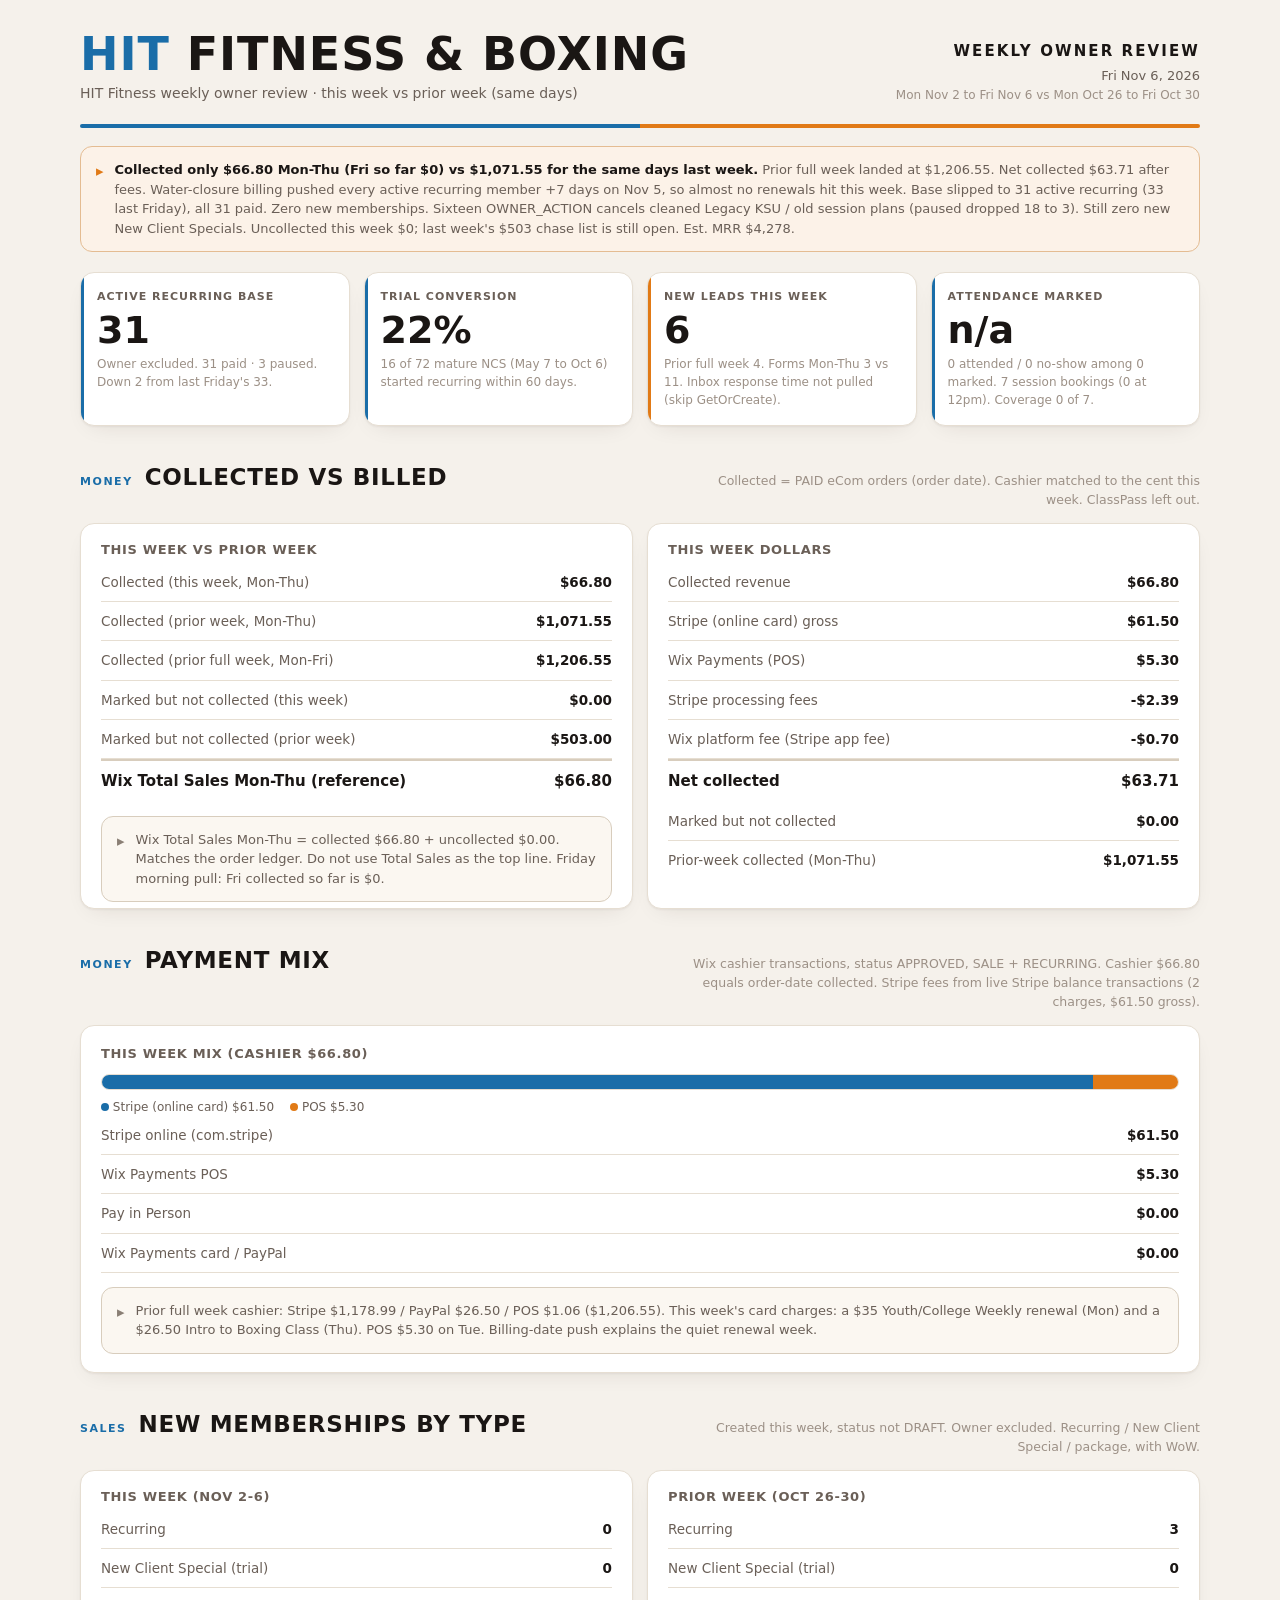
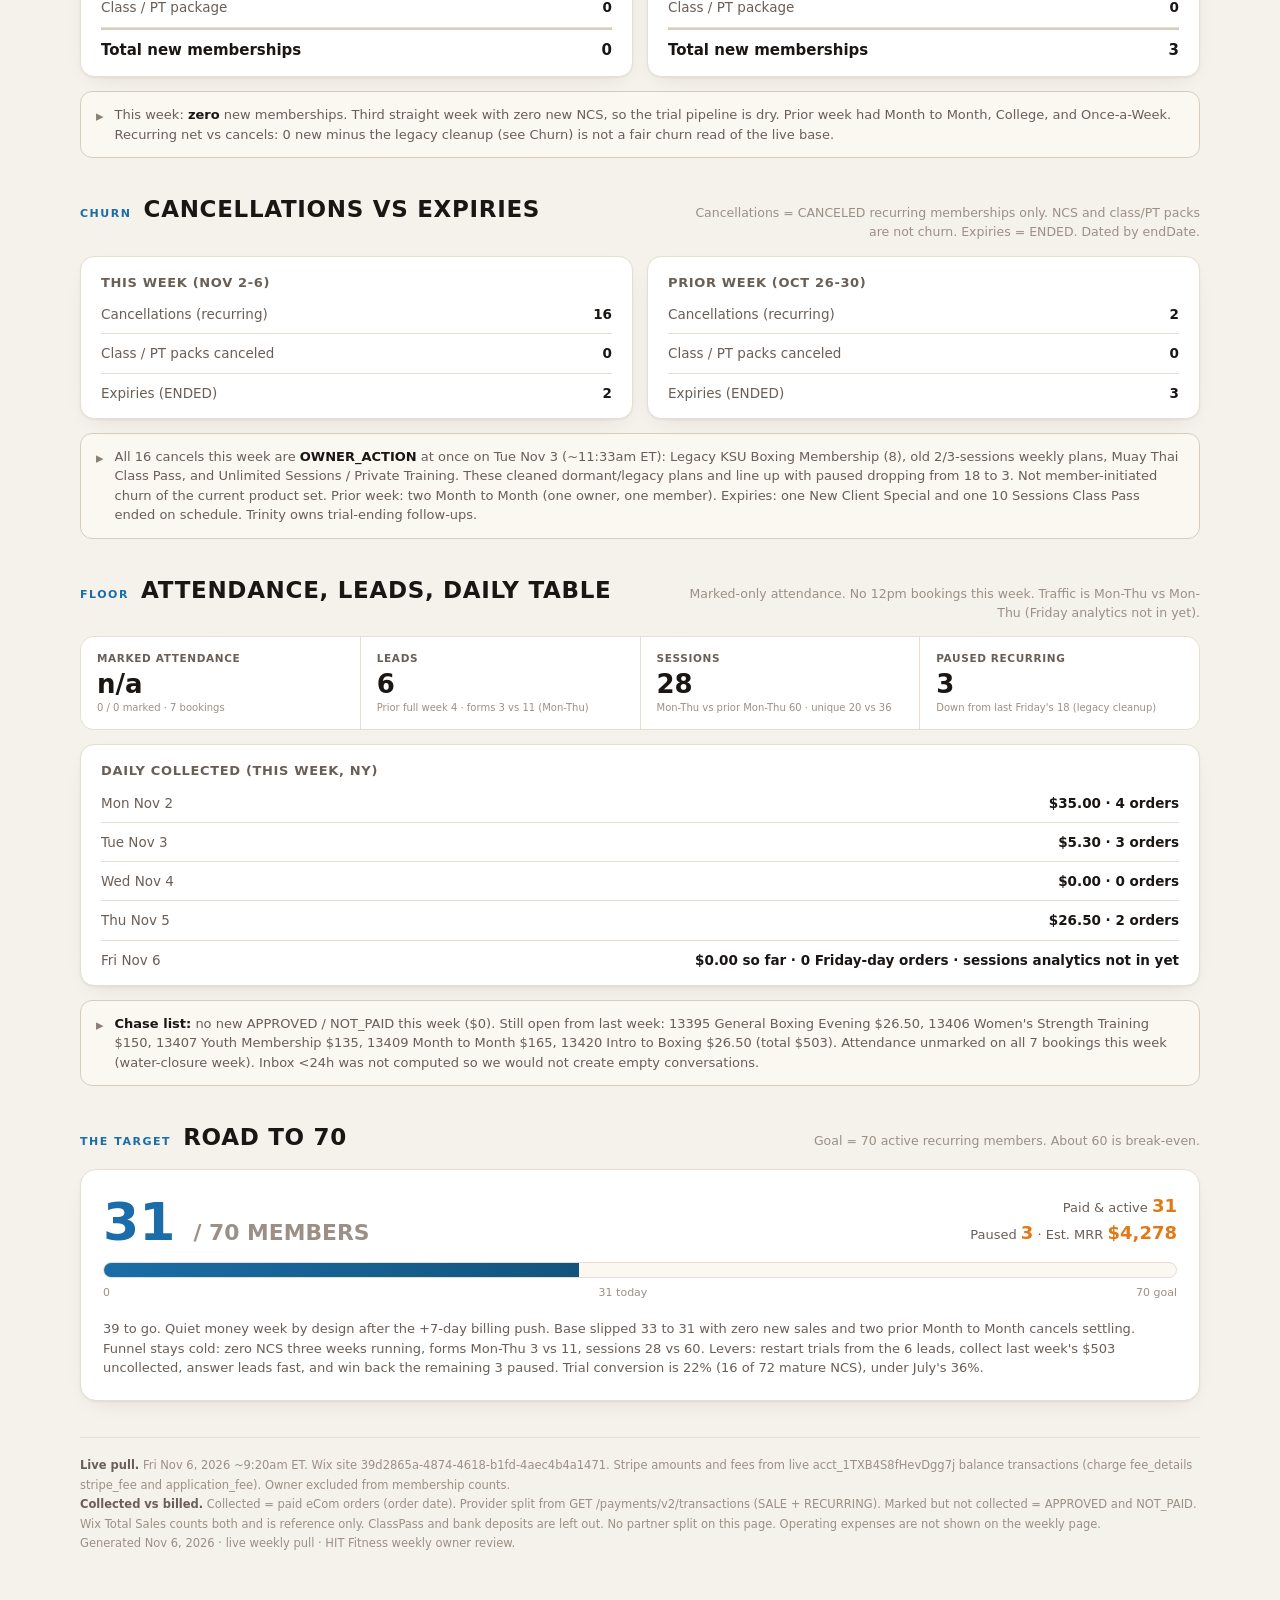
<file: weekly.html>
<!doctype html>
<html lang="en">
<head>
<meta charset="utf-8">
<meta name="viewport" content="width=device-width, initial-scale=1">
<title>HIT Fitness weekly owner review</title>
<style>
  :root{
    --ground:#F5F1EB; --surface:#FFFFFF; --surface-2:#FBF7F1;
    --ink:#1A1614; --ink-soft:#6A5F57; --ink-faint:#9C9086;
    --hairline:#E6DED2; --hairline-strong:#D8CDBD;
    --accent:#1A6DA8; --accent-deep:#12547E; --orange:#E17A16;
    --pos:#2E7D53; --neg:#C0392B; --flat:#8A7F75;
    --shadow:0 1px 2px rgba(40,25,20,.05),0 8px 24px -12px rgba(40,25,20,.14);
    --font-display:"Arial Narrow","Helvetica Neue",system-ui,sans-serif;
    --font-body:system-ui,-apple-system,"Segoe UI",Roboto,sans-serif;
  }
  @media (prefers-color-scheme:dark){
    :root{
      --ground:#141110; --surface:#1E1A17; --surface-2:#242019;
      --ink:#F3ECE3; --ink-soft:#B3A79B; --ink-faint:#7E7267;
      --hairline:#312A24; --hairline-strong:#3D352E;
      --accent:#4FA3D6; --accent-deep:#7CBFE6; --orange:#F0983F;
      --pos:#54B384; --neg:#E4685C; --flat:#8F8578;
      --shadow:0 1px 2px rgba(0,0,0,.3),0 10px 30px -14px rgba(0,0,0,.6);
    }
  }
  :root[data-theme="light"]{
    --ground:#F5F1EB; --surface:#FFFFFF; --surface-2:#FBF7F1;
    --ink:#1A1614; --ink-soft:#6A5F57; --ink-faint:#9C9086;
    --hairline:#E6DED2; --hairline-strong:#D8CDBD;
    --accent:#1A6DA8; --accent-deep:#12547E; --orange:#E17A16;
    --pos:#2E7D53; --neg:#C0392B; --flat:#8A7F75;
  }
  :root[data-theme="dark"]{
    --ground:#141110; --surface:#1E1A17; --surface-2:#242019;
    --ink:#F3ECE3; --ink-soft:#B3A79B; --ink-faint:#7E7267;
    --hairline:#312A24; --hairline-strong:#3D352E;
    --accent:#4FA3D6; --accent-deep:#7CBFE6; --orange:#F0983F;
    --pos:#54B384; --neg:#E4685C; --flat:#8F8578;
  }
  *{box-sizing:border-box}body{margin:0}
  .wrap{background:var(--ground);color:var(--ink);font-family:var(--font-body);line-height:1.5;-webkit-font-smoothing:antialiased;padding:0 20px 72px;min-height:100vh}
  .page{max-width:1120px;margin:0 auto}
  .tnum{font-variant-numeric:tabular-nums}
  .mast{padding:34px 0 0}
  .mast-row{display:flex;justify-content:space-between;align-items:flex-end;gap:24px;flex-wrap:wrap}
  .wordmark{font-family:var(--font-display);font-weight:700;text-transform:uppercase;letter-spacing:.02em;line-height:.9;font-size:clamp(30px,5vw,46px);margin:0}
  .wordmark .hit{color:var(--accent)}
  .mast-sub{margin:8px 0 0;color:var(--ink-soft);font-size:14px}
  .report-tag{text-align:right}
  .report-kind{font-family:var(--font-display);text-transform:uppercase;letter-spacing:.14em;font-weight:700;font-size:15px}
  .report-range{color:var(--ink-soft);font-size:13px;margin-top:3px}
  .report-vs{color:var(--ink-faint);font-size:12px;margin-top:1px}
  .corners{display:flex;height:4px;margin:20px 0 0;border-radius:3px;overflow:hidden}
  .corners i{display:block;flex:1}.corners .r{background:var(--accent)}.corners .b{background:var(--orange)}
  .kpis{display:grid;grid-template-columns:repeat(auto-fit,minmax(min(160px,100%),1fr));gap:14px;margin:20px 0 0}
  .kpi{background:var(--surface);border:1px solid var(--hairline);border-radius:14px;padding:16px;box-shadow:var(--shadow);position:relative;overflow:hidden}
  .kpi::before{content:"";position:absolute;left:0;top:0;bottom:0;width:3px;background:var(--accent)}
  .kpi.k-orange::before{background:var(--orange)}
  .kpi-label{font-size:11px;text-transform:uppercase;letter-spacing:.09em;color:var(--ink-soft);font-weight:600}
  .kpi-val{font-family:var(--font-display);font-weight:700;font-size:38px;line-height:.95;margin-top:6px}
  .kpi-prev{color:var(--ink-faint);font-size:12px;margin-top:7px}
  .section{margin:34px 0 0}
  .sec-head{display:flex;align-items:baseline;gap:12px;margin:0 0 14px;flex-wrap:wrap}
  .eyebrow{font-size:11px;text-transform:uppercase;letter-spacing:.14em;color:var(--accent);font-weight:700}
  .sec-head h2{font-family:var(--font-display);text-transform:uppercase;letter-spacing:.03em;font-weight:700;font-size:23px;margin:0}
  .sec-note{color:var(--ink-faint);font-size:12.5px;margin-left:auto;text-align:right;max-width:46%}
  html,body{max-width:100%;overflow-x:hidden}
  .wrap,.page,.card,.kpi,.row,.sec-head,.ctx,.goal{min-width:0}
  .page{width:100%}
  .row{flex-wrap:wrap}
  .row .lab{min-width:min(8em,100%);flex:1 1 10em;overflow-wrap:break-word}
  .row .val{flex:0 1 auto;white-space:normal;max-width:100%}
  .kpi-val{font-size:clamp(26px,7vw,38px)}
  .meter{max-width:100%}
  @media(max-width:760px){
    .wrap{padding:0 12px 56px}
    .mast{padding-top:22px}
    .report-tag{text-align:left}
    .sec-note{max-width:100%;text-align:left;margin-left:0}
    .sec-head{flex-direction:column;align-items:flex-start;gap:6px}
    .cols-2{grid-template-columns:minmax(0,1fr)}
    .kpis{grid-template-columns:repeat(2,minmax(0,1fr))}
    .card{padding:6px 14px}
    .card.pad{padding:14px}
    .ctx{grid-template-columns:repeat(2,minmax(0,1fr))}
    .goal{padding:16px}
    .goal-gap{text-align:left}
  }
  .grid{display:grid;gap:14px}.cols-2{grid-template-columns:minmax(0,1fr) minmax(0,1fr)}
  .card{background:var(--surface);border:1px solid var(--hairline);border-radius:14px;padding:6px 20px;box-shadow:var(--shadow)}
  .card.pad{padding:18px 20px}
  .card h3{margin:0 0 3px;font-size:13px;text-transform:uppercase;letter-spacing:.05em;color:var(--ink-soft);font-weight:700;padding-top:10px}
  .card.pad h3{padding-top:0}
  .row{display:flex;justify-content:space-between;align-items:center;padding:9px 0;border-bottom:1px solid var(--hairline);font-size:13.5px;gap:12px}
  .row:last-child{border-bottom:none}
  .row .lab{color:var(--ink-soft)}
  .row .val{font-weight:700;font-variant-numeric:tabular-nums;text-align:right}
  .row.total{border-top:2px solid var(--hairline-strong);border-bottom:none;font-size:15px}
  .row.total .lab{color:var(--ink);font-weight:700}
  .flag{background:color-mix(in srgb,var(--accent) 8%,var(--surface));border:1px solid color-mix(in srgb,var(--accent) 26%,var(--hairline));border-radius:12px;padding:13px 15px;font-size:13px;color:var(--ink-soft);display:flex;gap:11px;align-items:flex-start;margin-top:14px}
  .flag b{color:var(--ink)}.flag .ic{color:var(--accent);font-weight:800;flex:none;font-size:15px}
  .flag.warn{background:color-mix(in srgb,var(--orange) 10%,var(--surface));border-color:color-mix(in srgb,var(--orange) 34%,var(--hairline));margin-top:18px}
  .flag.warn .ic{color:var(--orange)}
  .flag.gap{background:var(--surface-2);border-color:var(--hairline-strong)}
  .flag.gap .ic{color:var(--flat)}
  .mix{display:flex;height:16px;border-radius:9px;overflow:hidden;border:1px solid var(--hairline);margin:10px 0 8px}
  .mix .st{background:var(--accent);width:92.1%}
  .mix .ca{background:var(--orange);width:7.9%}
  .mix-leg{display:flex;gap:16px;flex-wrap:wrap;font-size:12px;color:var(--ink-soft)}
  .dot{width:8px;height:8px;border-radius:99px;flex:none;display:inline-block}
  .dot.st{background:var(--accent)} .dot.ca{background:var(--orange)}
  .ctx{display:grid;grid-template-columns:repeat(auto-fit,minmax(min(140px,100%),1fr));gap:1px;background:var(--hairline);border:1px solid var(--hairline);border-radius:14px;overflow:hidden}
  .ctx .c{background:var(--surface);padding:14px 16px}
  .ctx .cl{font-size:10.5px;text-transform:uppercase;letter-spacing:.06em;color:var(--ink-soft);font-weight:700}
  .ctx .cv{font-family:var(--font-display);font-weight:700;font-size:26px;line-height:1;margin-top:4px}
  .ctx .cs{font-size:10px;color:var(--ink-faint);margin-top:3px}
  .goal{background:var(--surface);border:1px solid var(--hairline);border-radius:16px;padding:22px;box-shadow:var(--shadow)}
  .goal-top{display:flex;justify-content:space-between;align-items:flex-end;gap:16px;flex-wrap:wrap;margin-bottom:16px}
  .goal-now{font-family:var(--font-display);font-weight:700;font-size:clamp(34px,5vw,52px);line-height:.9}
  .goal-now b{color:var(--accent)} .goal-now span{color:var(--ink-faint);font-size:.42em;font-weight:700}
  .goal-gap{text-align:right;font-size:13px;color:var(--ink-soft)}
  .goal-gap b{color:var(--orange);font-size:18px;font-family:var(--font-display)}
  .meter{height:16px;background:var(--surface-2);border:1px solid var(--hairline);border-radius:10px;overflow:hidden}
  .meter i{display:block;height:100%;width:44.3%;background:linear-gradient(90deg,var(--accent),var(--accent-deep))}
  .meter-scale{display:flex;justify-content:space-between;margin-top:7px;font-size:11px;color:var(--ink-faint)}
  .goal-lead{font-size:13px;color:var(--ink-soft);margin:18px 0 0}
  .goal-lead b{color:var(--ink)}
  footer{margin:36px 0 0;padding-top:18px;border-top:1px solid var(--hairline);color:var(--ink-faint);font-size:11.5px;line-height:1.7}
  footer b{color:var(--ink-soft)}
</style>
</head>
<body>
<div class="wrap">
<div class="page">
  <header class="mast">
    <div class="mast-row">
      <div>
        <h1 class="wordmark"><span class="hit">HIT</span> Fitness &amp; Boxing</h1>
        <p class="mast-sub">HIT Fitness weekly owner review &middot; this week vs prior week (same days)</p>
      </div>
      <div class="report-tag">
        <div class="report-kind">Weekly Owner Review</div>
        <div class="report-range">Fri Nov 6, 2026</div>
        <div class="report-vs">Mon Nov 2 to Fri Nov 6 vs Mon Oct 26 to Fri Oct 30</div>
      </div>
    </div>
    <div class="corners" aria-hidden="true"><i class="r"></i><i class="b"></i></div>
  </header>
  <div class="flag warn"><span class="ic">&#9656;</span><span><b>Collected only $66.80 Mon-Thu (Fri so far $0) vs $1,071.55 for the same days last week.</b> Prior full week landed at $1,206.55. Net collected $63.71 after fees. Water-closure billing pushed every active recurring member +7 days on Nov 5, so almost no renewals hit this week. Base slipped to 31 active recurring (33 last Friday), all 31 paid. Zero new memberships. Sixteen OWNER_ACTION cancels cleaned Legacy KSU / old session plans (paused dropped 18 to 3). Still zero new New Client Specials. Uncollected this week $0; last week's $503 chase list is still open. Est. MRR $4,278.</span></div>
  <section class="kpis" aria-label="Current snapshot">
    <div class="kpi">
      <div class="kpi-label">Active recurring base</div>
      <div class="kpi-val tnum">31</div>
      <div class="kpi-prev">Owner excluded. 31 paid &middot; 3 paused. Down 2 from last Friday's 33.</div>
    </div>
    <div class="kpi">
      <div class="kpi-label">Trial conversion</div>
      <div class="kpi-val tnum">22%</div>
      <div class="kpi-prev">16 of 72 mature NCS (May 7 to Oct 6) started recurring within 60 days.</div>
    </div>
    <div class="kpi k-orange">
      <div class="kpi-label">New leads this week</div>
      <div class="kpi-val tnum">6</div>
      <div class="kpi-prev">Prior full week 4. Forms Mon-Thu 3 vs 11. Inbox response time not pulled (skip GetOrCreate).</div>
    </div>
    <div class="kpi">
      <div class="kpi-label">Attendance marked</div>
      <div class="kpi-val tnum">n/a</div>
      <div class="kpi-prev">0 attended / 0 no-show among 0 marked. 7 session bookings (0 at 12pm). Coverage 0 of 7.</div>
    </div>
  </section>
  <section class="section">
    <div class="sec-head">
      <span class="eyebrow">Money</span>
      <h2>Collected vs Billed</h2>
      <span class="sec-note">Collected = PAID eCom orders (order date). Cashier matched to the cent this week. ClassPass left out.</span>
    </div>
    <div class="grid cols-2">
      <div class="card">
        <h3>This week vs prior week</h3>
        <div class="row"><span class="lab">Collected (this week, Mon-Thu)</span><span class="val tnum">$66.80</span></div>
        <div class="row"><span class="lab">Collected (prior week, Mon-Thu)</span><span class="val tnum">$1,071.55</span></div>
        <div class="row"><span class="lab">Collected (prior full week, Mon-Fri)</span><span class="val tnum">$1,206.55</span></div>
        <div class="row"><span class="lab">Marked but not collected (this week)</span><span class="val tnum">$0.00</span></div>
        <div class="row"><span class="lab">Marked but not collected (prior week)</span><span class="val tnum">$503.00</span></div>
        <div class="row total"><span class="lab">Wix Total Sales Mon-Thu (reference)</span><span class="val tnum">$66.80</span></div>
        <div class="flag gap"><span class="ic">&#9656;</span><span>Wix Total Sales Mon-Thu = collected $66.80 + uncollected $0.00. Matches the order ledger. Do not use Total Sales as the top line. Friday morning pull: Fri collected so far is $0.</span></div>
      </div>
      <div class="card">
        <h3>This week dollars</h3>
        <div class="row"><span class="lab">Collected revenue</span><span class="val tnum">$66.80</span></div>
        <div class="row"><span class="lab">Stripe (online card) gross</span><span class="val tnum">$61.50</span></div>
        <div class="row"><span class="lab">Wix Payments (POS)</span><span class="val tnum">$5.30</span></div>
        <div class="row"><span class="lab">Stripe processing fees</span><span class="val tnum">-$2.39</span></div>
        <div class="row"><span class="lab">Wix platform fee (Stripe app fee)</span><span class="val tnum">-$0.70</span></div>
        <div class="row total"><span class="lab">Net collected</span><span class="val tnum">$63.71</span></div>
        <div class="row"><span class="lab">Marked but not collected</span><span class="val tnum">$0.00</span></div>
        <div class="row"><span class="lab">Prior-week collected (Mon-Thu)</span><span class="val tnum">$1,071.55</span></div>
      </div>
    </div>
  </section>
  <section class="section">
    <div class="sec-head">
      <span class="eyebrow">Money</span>
      <h2>Payment mix</h2>
      <span class="sec-note">Wix cashier transactions, status APPROVED, SALE + RECURRING. Cashier $66.80 equals order-date collected. Stripe fees from live Stripe balance transactions (2 charges, $61.50 gross).</span>
    </div>
    <div class="card pad">
      <h3>This week mix (cashier $66.80)</h3>
      <div class="mix" role="img" aria-label="This week cashier mix, Stripe 92.1 percent, other 7.9 percent"><span class="st"></span><span class="ca"></span></div>
      <div class="mix-leg">
        <span><i class="dot st"></i> Stripe (online card) $61.50</span>
        <span><i class="dot ca"></i> POS $5.30</span>
      </div>
      <div class="row"><span class="lab">Stripe online (com.stripe)</span><span class="val tnum">$61.50</span></div>
      <div class="row"><span class="lab">Wix Payments POS</span><span class="val tnum">$5.30</span></div>
      <div class="row"><span class="lab">Pay in Person</span><span class="val tnum">$0.00</span></div>
      <div class="row"><span class="lab">Wix Payments card / PayPal</span><span class="val tnum">$0.00</span></div>
      <div class="flag gap"><span class="ic">&#9656;</span><span>Prior full week cashier: Stripe $1,178.99 / PayPal $26.50 / POS $1.06 ($1,206.55). This week's card charges: a $35 Youth/College Weekly renewal (Mon) and a $26.50 Intro to Boxing Class (Thu). POS $5.30 on Tue. Billing-date push explains the quiet renewal week.</span></div>
    </div>
  </section>
  <section class="section">
    <div class="sec-head">
      <span class="eyebrow">Sales</span>
      <h2>New memberships by type</h2>
      <span class="sec-note">Created this week, status not DRAFT. Owner excluded. Recurring / New Client Special / package, with WoW.</span>
    </div>
    <div class="grid cols-2">
      <div class="card">
        <h3>This week (Nov 2-6)</h3>
        <div class="row"><span class="lab">Recurring</span><span class="val tnum">0</span></div>
        <div class="row"><span class="lab">New Client Special (trial)</span><span class="val tnum">0</span></div>
        <div class="row"><span class="lab">Class / PT package</span><span class="val tnum">0</span></div>
        <div class="row total"><span class="lab">Total new memberships</span><span class="val tnum">0</span></div>
      </div>
      <div class="card">
        <h3>Prior week (Oct 26-30)</h3>
        <div class="row"><span class="lab">Recurring</span><span class="val tnum">3</span></div>
        <div class="row"><span class="lab">New Client Special (trial)</span><span class="val tnum">0</span></div>
        <div class="row"><span class="lab">Class / PT package</span><span class="val tnum">0</span></div>
        <div class="row total"><span class="lab">Total new memberships</span><span class="val tnum">3</span></div>
      </div>
    </div>
    <div class="flag gap"><span class="ic">&#9656;</span><span>This week: <b>zero</b> new memberships. Third straight week with zero new NCS, so the trial pipeline is dry. Prior week had Month to Month, College, and Once-a-Week. Recurring net vs cancels: 0 new minus the legacy cleanup (see Churn) is not a fair churn read of the live base.</span></div>
  </section>
  <section class="section">
    <div class="sec-head">
      <span class="eyebrow">Churn</span>
      <h2>Cancellations vs expiries</h2>
      <span class="sec-note">Cancellations = CANCELED recurring memberships only. NCS and class/PT packs are not churn. Expiries = ENDED. Dated by endDate.</span>
    </div>
    <div class="grid cols-2">
      <div class="card">
        <h3>This week (Nov 2-6)</h3>
        <div class="row"><span class="lab">Cancellations (recurring)</span><span class="val tnum">16</span></div>
        <div class="row"><span class="lab">Class / PT packs canceled</span><span class="val tnum">0</span></div>
        <div class="row"><span class="lab">Expiries (ENDED)</span><span class="val tnum">2</span></div>
      </div>
      <div class="card">
        <h3>Prior week (Oct 26-30)</h3>
        <div class="row"><span class="lab">Cancellations (recurring)</span><span class="val tnum">2</span></div>
        <div class="row"><span class="lab">Class / PT packs canceled</span><span class="val tnum">0</span></div>
        <div class="row"><span class="lab">Expiries (ENDED)</span><span class="val tnum">3</span></div>
      </div>
    </div>
    <div class="flag gap"><span class="ic">&#9656;</span><span>All 16 cancels this week are <b>OWNER_ACTION</b> at once on Tue Nov 3 (~11:33am ET): Legacy KSU Boxing Membership (8), old 2/3-sessions weekly plans, Muay Thai Class Pass, and Unlimited Sessions / Private Training. These cleaned dormant/legacy plans and line up with paused dropping from 18 to 3. Not member-initiated churn of the current product set. Prior week: two Month to Month (one owner, one member). Expiries: one New Client Special and one 10 Sessions Class Pass ended on schedule. Trinity owns trial-ending follow-ups.</span></div>
  </section>
  <section class="section">
    <div class="sec-head">
      <span class="eyebrow">Floor</span>
      <h2>Attendance, leads, daily table</h2>
      <span class="sec-note">Marked-only attendance. No 12pm bookings this week. Traffic is Mon-Thu vs Mon-Thu (Friday analytics not in yet).</span>
    </div>
    <div class="ctx">
      <div class="c"><div class="cl">Marked attendance</div><div class="cv tnum">n/a</div><div class="cs">0 / 0 marked &middot; 7 bookings</div></div>
      <div class="c"><div class="cl">Leads</div><div class="cv tnum">6</div><div class="cs">Prior full week 4 &middot; forms 3 vs 11 (Mon-Thu)</div></div>
      <div class="c"><div class="cl">Sessions</div><div class="cv tnum">28</div><div class="cs">Mon-Thu vs prior Mon-Thu 60 &middot; unique 20 vs 36</div></div>
      <div class="c"><div class="cl">Paused recurring</div><div class="cv tnum">3</div><div class="cs">Down from last Friday's 18 (legacy cleanup)</div></div>
    </div>
    <div class="card" style="margin-top:14px">
      <h3>Daily collected (this week, NY)</h3>
      <div class="row"><span class="lab">Mon Nov 2</span><span class="val tnum">$35.00 &middot; 4 orders</span></div>
      <div class="row"><span class="lab">Tue Nov 3</span><span class="val tnum">$5.30 &middot; 3 orders</span></div>
      <div class="row"><span class="lab">Wed Nov 4</span><span class="val tnum">$0.00 &middot; 0 orders</span></div>
      <div class="row"><span class="lab">Thu Nov 5</span><span class="val tnum">$26.50 &middot; 2 orders</span></div>
      <div class="row"><span class="lab">Fri Nov 6</span><span class="val tnum">$0.00 so far &middot; 0 Friday-day orders &middot; sessions analytics not in yet</span></div>
    </div>
    <div class="flag gap"><span class="ic">&#9656;</span><span><b>Chase list:</b> no new APPROVED / NOT_PAID this week ($0). Still open from last week: 13395 General Boxing Evening $26.50, 13406 Women's Strength Training $150, 13407 Youth Membership $135, 13409 Month to Month $165, 13420 Intro to Boxing $26.50 (total $503). Attendance unmarked on all 7 bookings this week (water-closure week). Inbox &lt;24h was not computed so we would not create empty conversations.</span></div>
  </section>
  <section class="section">
    <div class="sec-head">
      <span class="eyebrow">The Target</span>
      <h2>Road to 70</h2>
      <span class="sec-note">Goal = 70 active recurring members. About 60 is break-even.</span>
    </div>
    <div class="goal">
      <div class="goal-top">
        <div class="goal-now"><b>31</b> <span>/ 70 MEMBERS</span></div>
        <div class="goal-gap">Paid &amp; active <b>31</b><br>Paused <b>3</b> &middot; Est. MRR <b>$4,278</b></div>
      </div>
      <div class="meter"><i></i></div>
      <div class="meter-scale"><span>0</span><span>31 today</span><span>70 goal</span></div>
      <p class="goal-lead">39 to go. Quiet money week by design after the +7-day billing push. Base slipped 33 to 31 with zero new sales and two prior Month to Month cancels settling. Funnel stays cold: zero NCS three weeks running, forms Mon-Thu 3 vs 11, sessions 28 vs 60. Levers: restart trials from the 6 leads, collect last week's $503 uncollected, answer leads fast, and win back the remaining 3 paused. Trial conversion is 22% (16 of 72 mature NCS), under July's 36%.</p>
    </div>
  </section>
  <footer>
    <b>Live pull.</b> Fri Nov 6, 2026 ~9:20am ET. Wix site 39d2865a-4874-4618-b1fd-4aec4b4a1471. Stripe amounts and fees from live acct_1TXB4S8fHevDgg7j balance transactions (charge fee_details stripe_fee and application_fee). Owner excluded from membership counts.<br>
    <b>Collected vs billed.</b> Collected = paid eCom orders (order date). Provider split from GET /payments/v2/transactions (SALE + RECURRING). Marked but not collected = APPROVED and NOT_PAID. Wix Total Sales counts both and is reference only. ClassPass and bank deposits are left out. No partner split on this page. Operating expenses are not shown on the weekly page.<br>
    Generated Nov 6, 2026 &middot; live weekly pull &middot; HIT Fitness weekly owner review.
  </footer>
</div>
</div>
</body>
</html>
</file>
